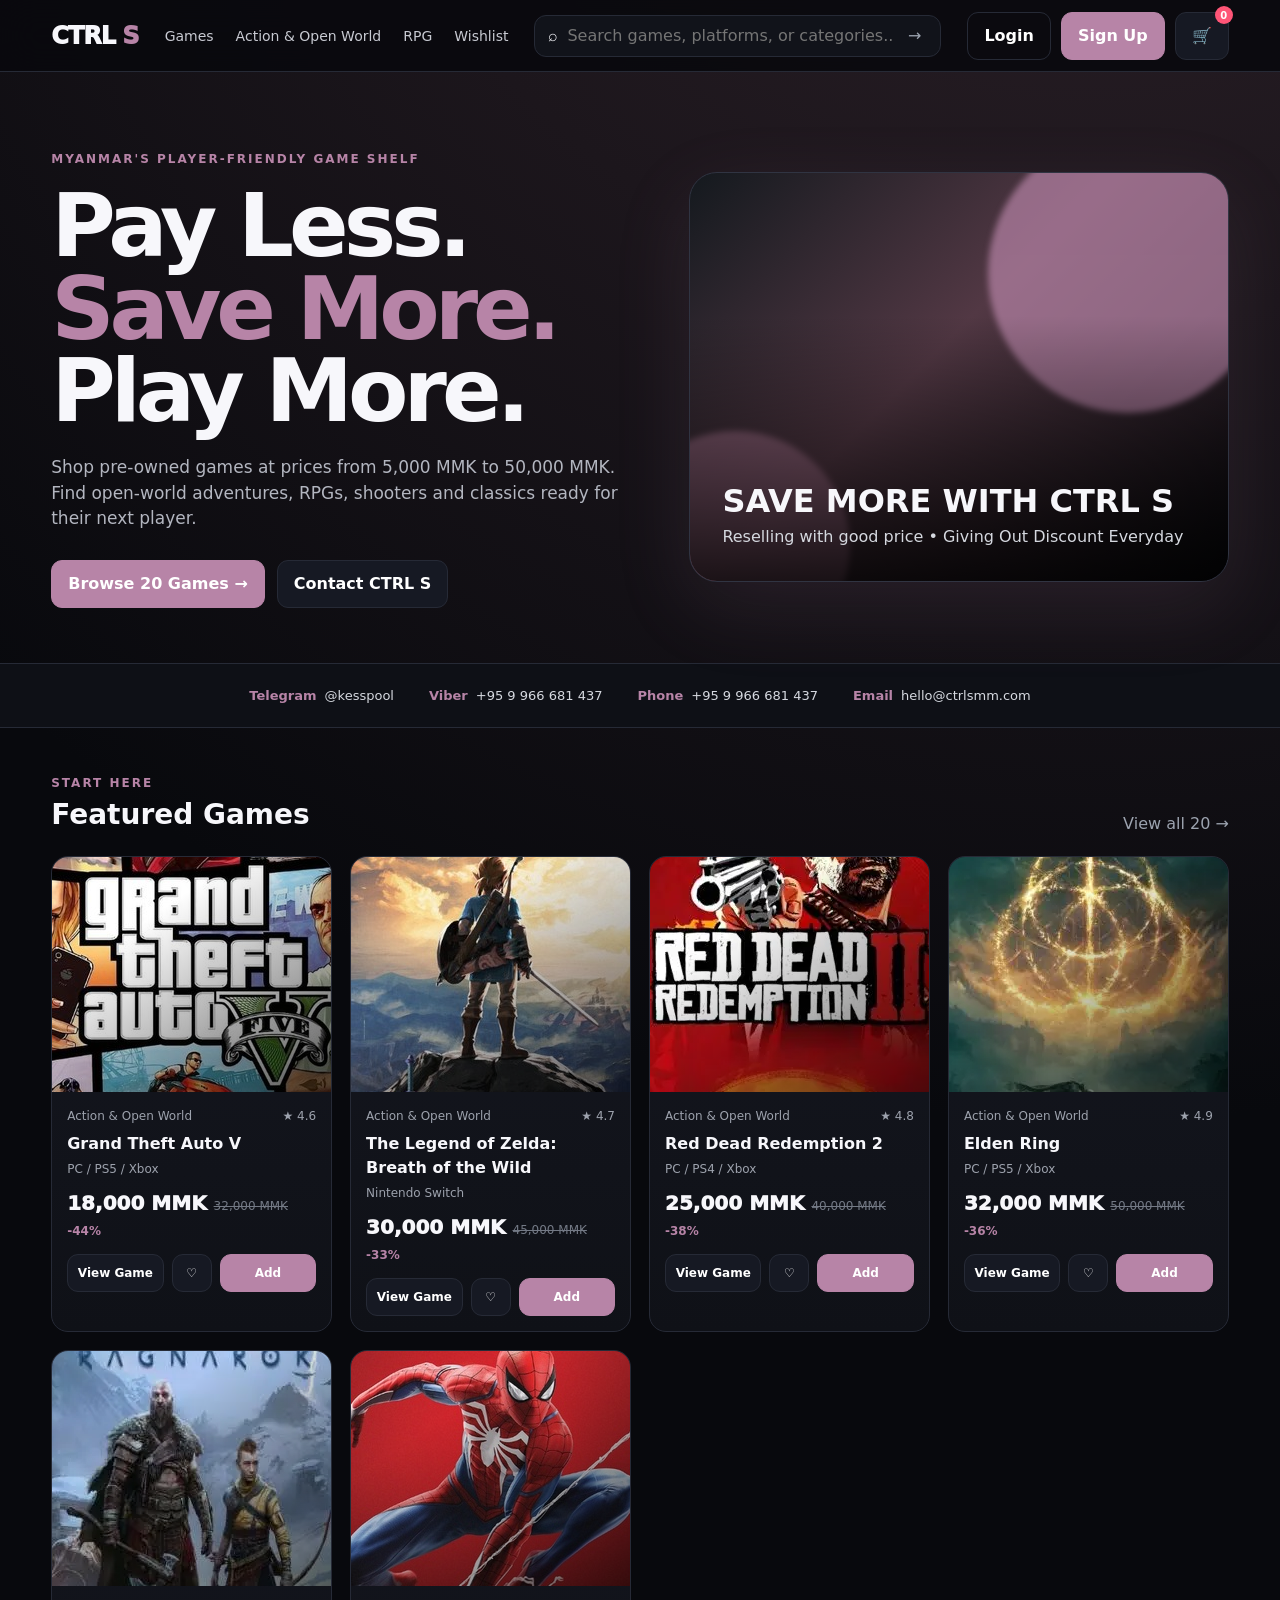
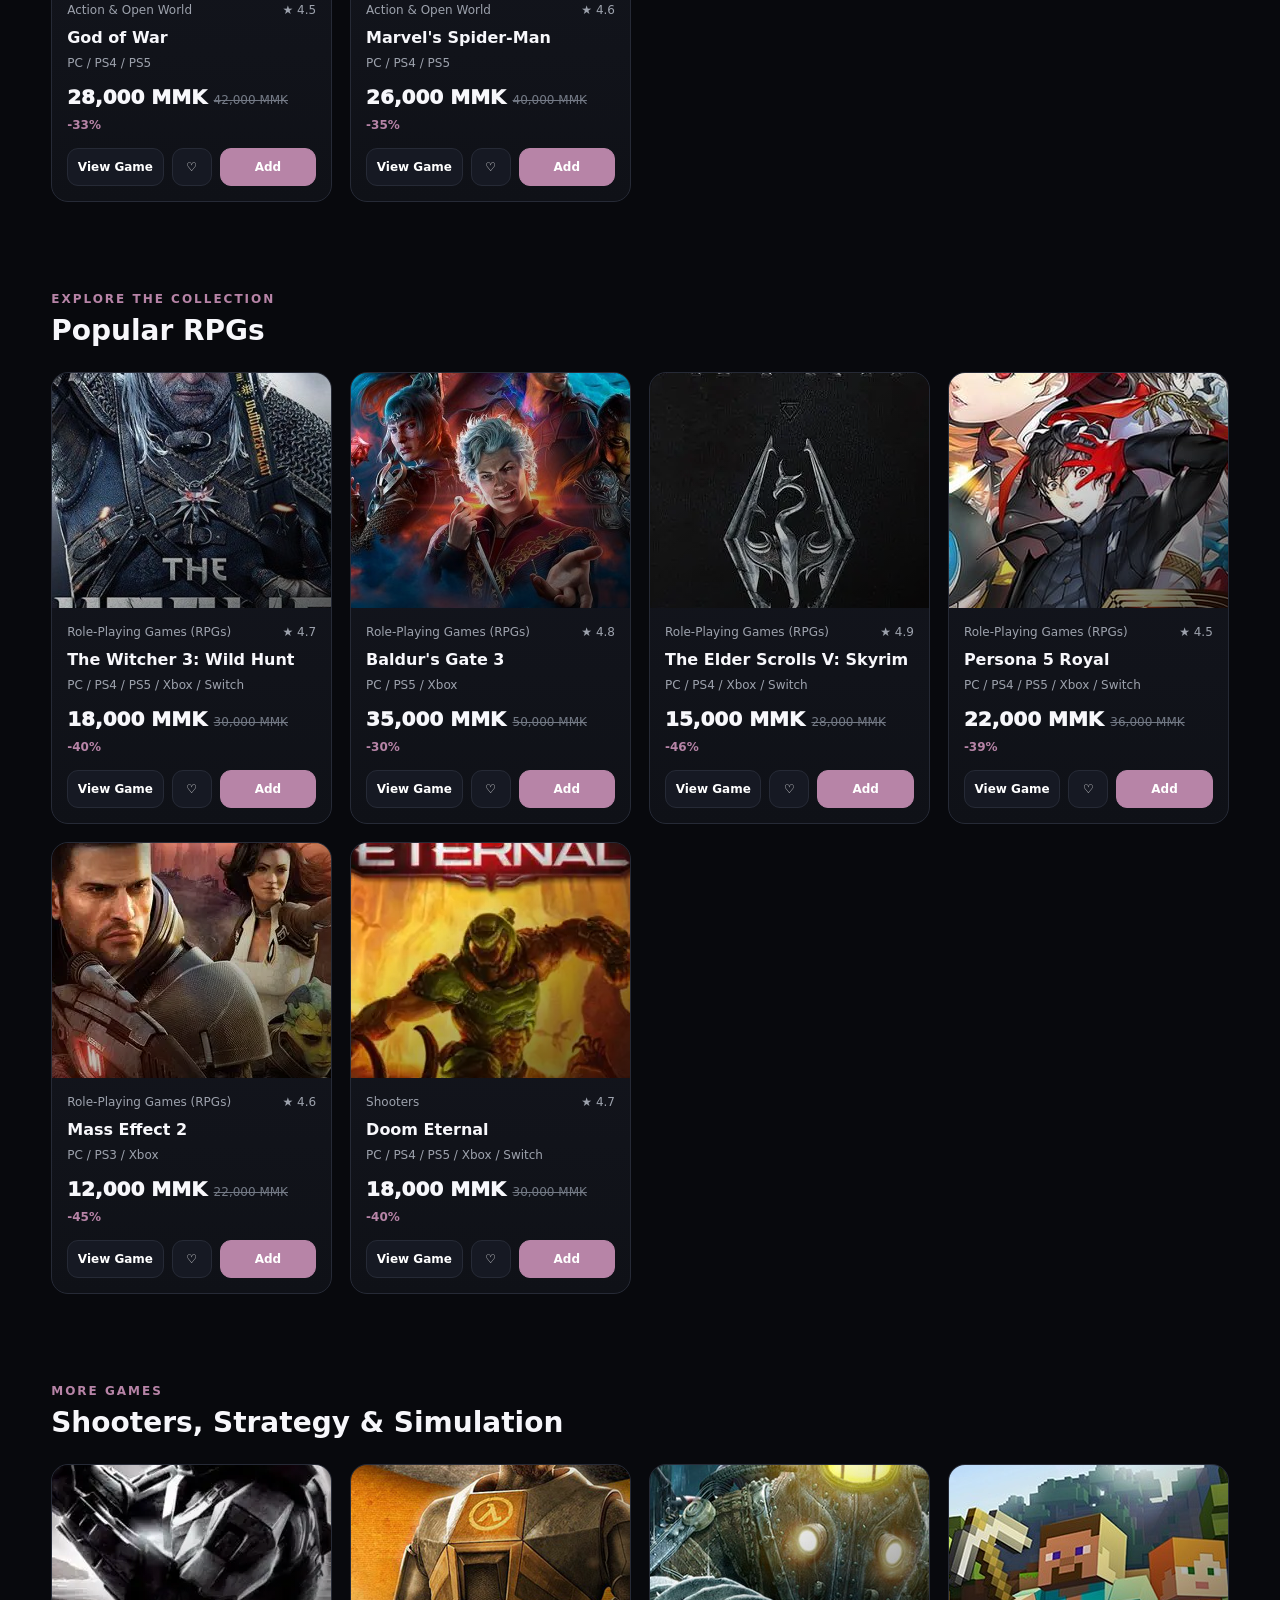
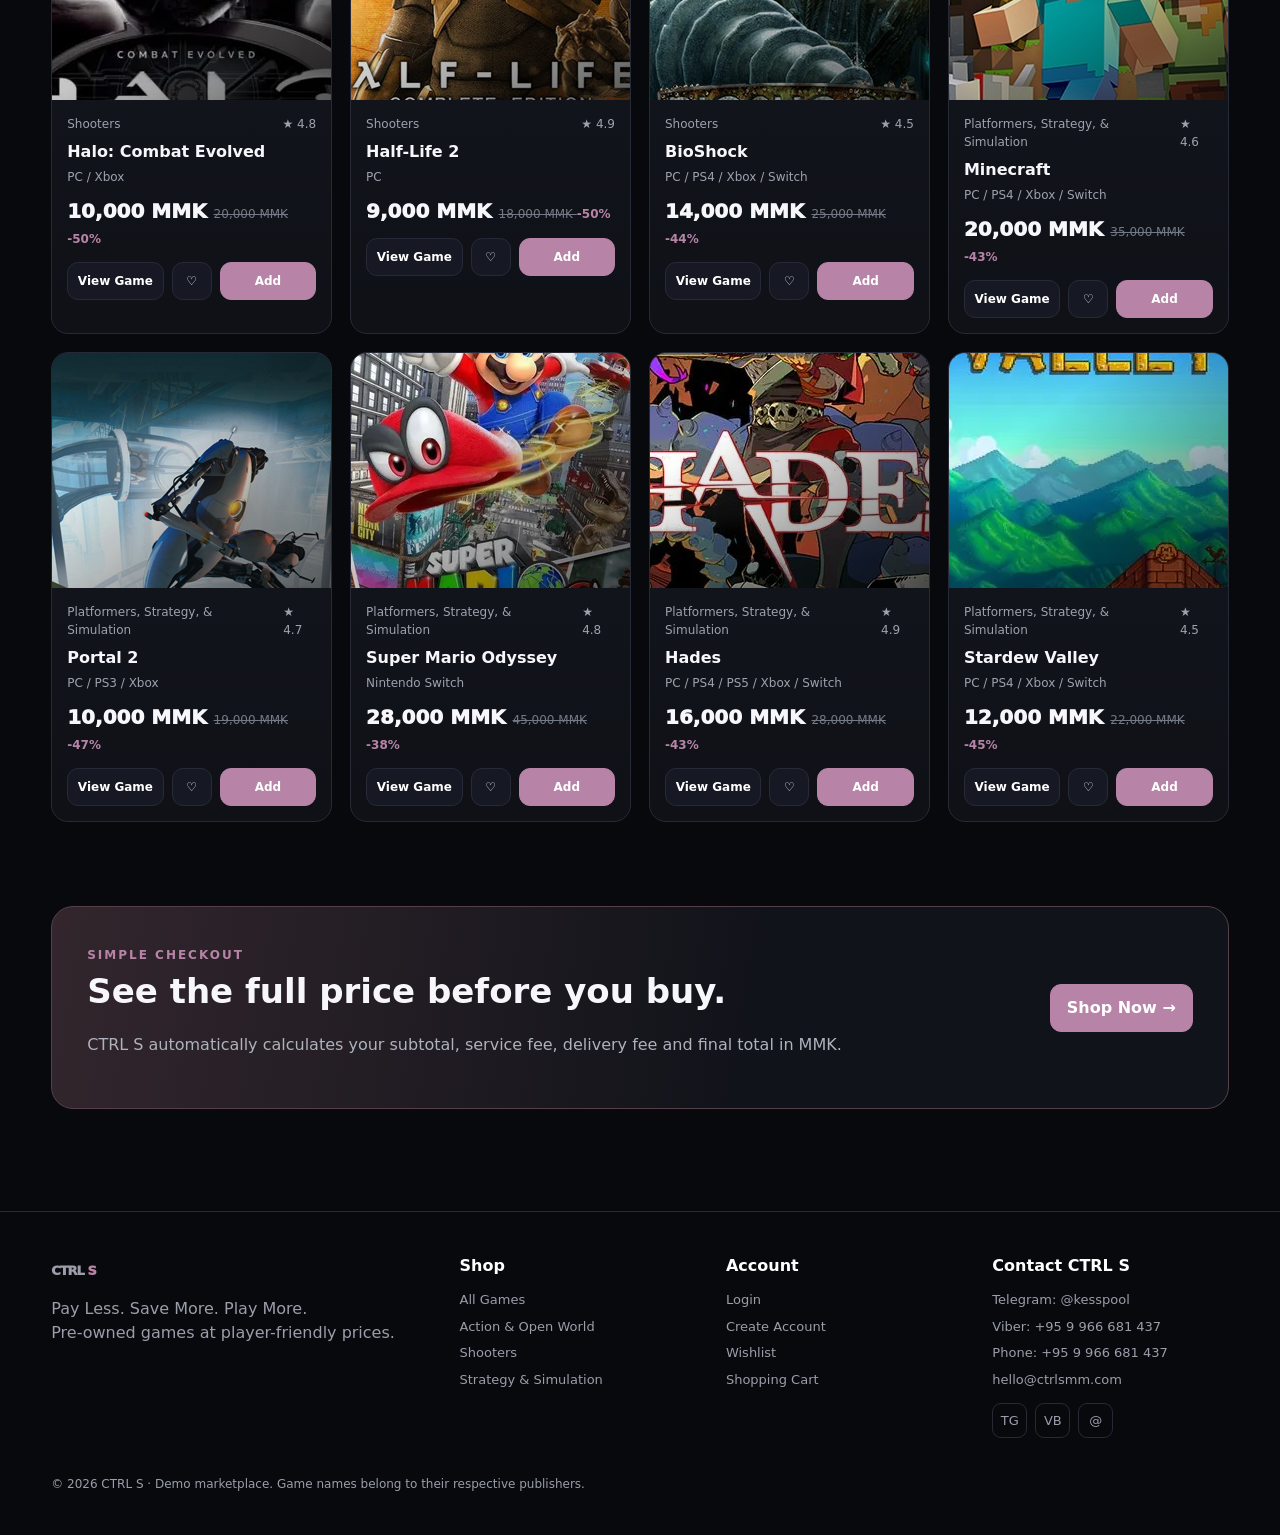
<file: index.html>
<!doctype html>
<html lang="en">

<head>
    <meta charset="utf-8">
    <meta name="viewport" content="width=device-width, initial-scale=1">

    <title>Home · CTRL S</title>

    <link rel="stylesheet" href="style.css">
</head>

<body>

    <!-- ============================== -->
    <!-- Header -->
    <!-- ============================== -->

    <header class="topbar">

        <div class="container nav">

            <a class="logo" href="index.html">
                CTRL <span>S</span>
            </a>

            <button class="mobile-toggle">
                ☰
            </button>

            <nav class="navlinks" id="navlinks">

                <a href="marketplace.html">
                    Games
                </a>

                <a href="marketplace.html?category=Action%20%26%20Open%20World">
                    Action & Open World
                </a>

                <a href="marketplace.html?category=Role-Playing%20Games%20%28RPGs%29">
                    RPG
                </a>

                <a href="profile.html">
                    Wishlist
                </a>

            </nav>

            <form
                class="search"
                action="marketplace.html"
            >

                <span>
                    ⌕
                </span>

                <input
                    name="q"
                    placeholder="Search games, platforms, or categories..."
                >

                <button>
                    →
                </button>

            </form>

            <div class="actions">

                <a
                    class="btn ghost"
                    href="login.html"
                >
                    Login
                </a>

                <a
                    class="btn primary"
                    href="signup.html"
                >
                    Sign Up
                </a>

                <a
                    class="btn cartbtn"
                    href="cart.html"
                >
                    🛒
                    <span class="badge cart-count">
                        0
                    </span>
                </a>

            </div>

        </div>

    </header>


    <!-- ============================== -->
    <!-- Main -->
    <!-- ============================== -->

    <main>

        <!-- Hero -->

        <section class="hero">

            <div class="container hero-grid">

                <div>

                    <span class="eyebrow">
                        Myanmar's player-friendly game shelf
                    </span>

                    <h1>
                        Pay Less.
                        <br>

                        <span style="color:var(--accent)">
                            Save More.
                        </span>

                        <br>

                        Play More.
                    </h1>

                    <p>
                        Shop pre-owned games at prices from
                        5,000 MMK to 50,000 MMK. Find
                        open-world adventures, RPGs, shooters
                        and classics ready for their next player.
                    </p>

                    <div class="hero-actions">

                        <a
                            class="btn primary"
                            href="marketplace.html"
                        >
                            Browse 20 Games →
                        </a>

                        <a
                            class="btn"
                            href="#contact"
                        >
                            Contact CTRL S
                        </a>

                    </div>

                </div>


                <div class="hero-art">

                    <div class="hero-copy">

                        <strong>
                            SAVE MORE WITH CTRL S
                        </strong>

                        <span>
                            Reselling with good price • Giving Out Discount Everyday 
                        </span>

                    </div>

                </div>

            </div>

        </section>


        <!-- ============================== -->
        <!-- Contact -->
        <!-- ============================== -->

        <section
            class="contact-strip"
            id="contact"
        >

            <div class="container contact-items">

                <div class="contact-item">
                    
                    <b>Telegram</b>
                    @kesspool
                </div>

                <div class="contact-item">
                    
                    <b>Viber</b>
                    +95 9 966 681 437
                </div>

                <div class="contact-item">
                    
                    <b>Phone</b>
                     +95 9 966 681 437
                </div>

                <div class="contact-item">
                    
                    <b>Email</b>
                    hello@ctrlsmm.com
                </div>

            </div>

        </section>


        <!-- ============================== -->
        <!-- Featured Games -->
        <!-- ============================== -->

        <section class="section">

            <div class="container">

                <div class="section-head">

                    <div>

                        <span class="eyebrow">
                            Start here
                        </span>

                        <h2>
                            Featured Games
                        </h2>

                    </div>

                    <a
                        class="muted"
                        href="marketplace.html"
                    >
                        View all 20 →
                    </a>

                </div>

                <!-- JavaScript puts game cards here -->

                <div
                    id="featured"
                    class="grid"
                ></div>

            </div>

        </section>


        <!-- ============================== -->
        <!-- Popular RPGs -->
        <!-- ============================== -->

        <section class="section">

            <div class="container">

                <div class="section-head">

                    <div>

                        <span class="eyebrow">
                            Explore the collection
                        </span>

                        <h2>
                            Popular RPGs
                        </h2>

                    </div>

                </div>

                <!-- JavaScript puts game cards here -->

                <div
                    id="popular"
                    class="grid"
                ></div>

            </div>

        </section>


        <!-- ============================== -->
        <!-- More Games -->
        <!-- ============================== -->

        <section class="section">

            <div class="container">

                <div class="section-head">

                    <div>

                        <span class="eyebrow">
                            More games
                        </span>

                        <h2>
                            Shooters, Strategy & Simulation
                        </h2>

                    </div>

                </div>

                <!-- JavaScript puts game cards here -->

                <div
                    id="recent"
                    class="grid"
                ></div>

            </div>

        </section>


        <!-- ============================== -->
        <!-- Promo -->
        <!-- ============================== -->

        <section class="section">

            <div class="container">

                <div class="promo">

                    <div>

                        <span class="eyebrow">
                            Simple checkout
                        </span>

                        <h2>
                            See the full price before you buy.
                        </h2>

                        <p>
                            CTRL S automatically calculates your
                            subtotal, service fee, delivery fee
                            and final total in MMK.
                        </p>

                    </div>

                    <a
                        class="btn primary"
                        href="marketplace.html"
                    >
                        Shop Now →
                    </a>

                </div>

            </div>

        </section>

    </main>


    <!-- ============================== -->
    <!-- Toast -->
    <!-- ============================== -->

    <div
        id="toast"
        class="toast"
    ></div>


    <!-- ============================== -->
    <!-- Footer -->
    <!-- ============================== -->

    <footer class="footer">

        <div class="container footer-grid">

            <!-- Footer Brand -->

            <div>

                <a
                    class="logo"
                    href="index.html"
                >
                    CTRL <span>S</span>
                </a>

                <p>
                    Pay Less. Save More. Play More.
                    <br>
                    Pre-owned games at player-friendly prices.
                </p>

            </div>


            <!-- Shop -->

            <div>

                <h4>
                    Shop
                </h4>

                <a href="marketplace.html">
                    All Games
                </a>

                <a href="marketplace.html?category=Action%20%26%20Open%20World">
                    Action & Open World
                </a>

                <a href="marketplace.html?category=Shooters">
                    Shooters
                </a>

                <a href="marketplace.html?category=Platformers%2C%20Strategy%2C%20%26%20Simulation">
                    Strategy & Simulation
                </a>

            </div>


            <!-- Account -->

            <div>

                <h4>
                    Account
                </h4>

                <a href="login.html">
                    Login
                </a>

                <a href="signup.html">
                    Create Account
                </a>

                <a href="profile.html">
                    Wishlist
                </a>

                <a href="cart.html">
                    Shopping Cart
                </a>

            </div>


             <!-- Contact -->
            <div>

                <h4>Contact CTRL S</h4>

                <a
                    href="https://t.me/kesspool"
                    target="_blank"
                >
                    Telegram: @kesspool
                </a>

                <a href="viber://chat?number=%2B959966681437">
                    Viber: +95 9 966 681 437
                </a>

                <a href="tel:+959966681437">
                    Phone: +95 9 966 681 437
                </a>

                <a href="mailto:hello@ctrlsmm.com">
                    hello@ctrlsmm.com
                </a>


                <div class="socials">

                    <a href="https://t.me/kesspool">
                        TG
                    </a>

                    <a href="viber://chat?number=%2B959966681437">
                        VB
                    </a>

                    <a href="mailto:hello@ctrlsmm.com">
                        @
                    </a>

                </div>

            </div>

        </div>


        <!-- Copyright -->

        <div
            class="container"
            style="margin-top:30px;font-size:12px"
        >
            © 2026 CTRL S · Demo marketplace.
            Game names belong to their respective publishers.
        </div>

    </footer>


    <!-- ============================== -->
    <!-- JavaScript -->
    <!-- ============================== -->

    <script src="products.js"></script>
    <script src="main.js"></script>

</body>

</html>
</file>
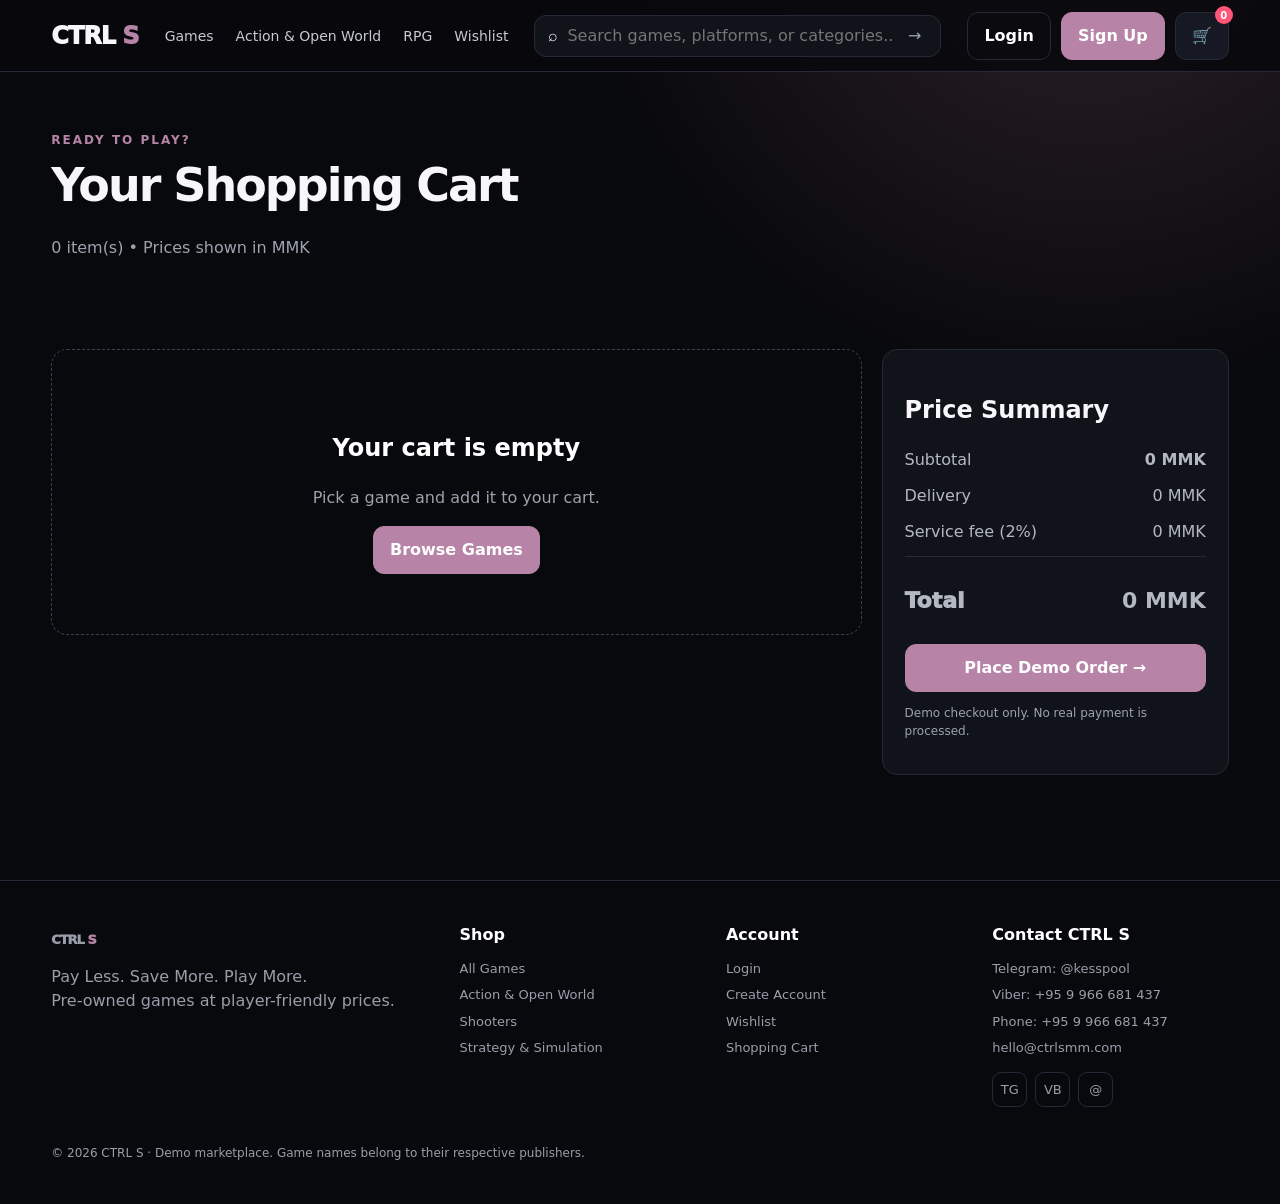
<file: cart.html>
<!doctype html>
<html lang="en">

<head>
    <meta charset="utf-8">

    <meta
        name="viewport"
        content="width=device-width, initial-scale=1"
    >

    <title>Cart · CTRL S</title>

    <link rel="stylesheet" href="style.css">
</head>

<body>

    <!-- ==================== HEADER ==================== -->
    <header class="topbar">
        <div class="container nav">

            <a class="logo" href="index.html">
                CTRL <span>S</span>
            </a>

            <button class="mobile-toggle">
                ☰
            </button>

            <nav class="navlinks" id="navlinks">

                <a href="marketplace.html">
                    Games
                </a>

                <a href="marketplace.html?category=Action%20%26%20Open%20World">
                    Action & Open World
                </a>

                <a href="marketplace.html?category=Role-Playing%20Games%20%28RPGs%29">
                    RPG
                </a>

                <a href="profile.html">
                    Wishlist
                </a>

            </nav>


            <!-- Search -->
            <form
                class="search"
                action="marketplace.html"
            >

                <span>⌕</span>

                <input
                    name="q"
                    placeholder="Search games, platforms, or categories..."
                >

                <button>
                    →
                </button>

            </form>


            <!-- Account Actions -->
            <div class="actions">

                <a
                    class="btn ghost"
                    href="login.html"
                >
                    Login
                </a>

                <a
                    class="btn primary"
                    href="signup.html"
                >
                    Sign Up
                </a>

                <a
                    class="btn cartbtn"
                    href="cart.html"
                >
                    🛒
                    <span class="badge cart-count">
                        0
                    </span>
                </a>

            </div>

        </div>
    </header>


    <!-- ==================== MAIN ==================== -->
    <main>

        <!-- ==================== PAGE HEADER ==================== -->
        <section class="container page-head">

            <span class="eyebrow">
                Ready to play?
            </span>

            <h1>
                Your Shopping Cart
            </h1>

            <p class="muted">
                <span id="itemCount">0</span>
                item(s) • Prices shown in MMK
            </p>

        </section>


        <!-- ==================== CART CONTENT ==================== -->
        <section class="container cart-layout">

            <!-- Cart Items -->
            <div id="cartItems">
            </div>


            <!-- Price Summary -->
            <aside class="summary">

                <h2>
                    Price Summary
                </h2>


                <div class="summary-row">

                    <span>
                        Subtotal
                    </span>

                    <b id="subtotal">
                        0 MMK
                    </b>

                </div>


                <div class="summary-row">

                    <span>
                        Delivery
                    </span>

                    <span id="delivery">
                        0 MMK
                    </span>

                </div>


                <div class="summary-row">

                    <span>
                        Service fee (2%)
                    </span>

                    <span id="service">
                        0 MMK
                    </span>

                </div>


                <!-- Total -->
                <div class="summary-total">

                    <div class="summary-row">

                        <span>
                            Total
                        </span>

                        <b id="total">
                            0 MMK
                        </b>

                    </div>

                </div>


                <!-- Checkout -->
                <button
                    id="checkout"
                    class="btn primary"
                    style="width:100%;margin-top:15px"
                >
                    Place Demo Order →
                </button>


                <p
                    class="muted"
                    style="font-size:12px"
                >
                    Demo checkout only.
                    No real payment is processed.
                </p>

            </aside>

        </section>

    </main>


    <!-- ==================== TOAST ==================== -->
    <div
        id="toast"
        class="toast"
    ></div>


    <!-- ==================== FOOTER ==================== -->
    <footer class="footer">

        <div class="container footer-grid">

            <!-- Brand -->
            <div>

                <a
                    class="logo"
                    href="index.html"
                >
                    CTRL <span>S</span>
                </a>

                <p>
                    Pay Less. Save More. Play More.<br>
                    Pre-owned games at player-friendly prices.
                </p>

            </div>


            <!-- Shop -->
            <div>

                <h4>
                    Shop
                </h4>

                <a href="marketplace.html">
                    All Games
                </a>

                <a href="marketplace.html?category=Action%20%26%20Open%20World">
                    Action & Open World
                </a>

                <a href="marketplace.html?category=Shooters">
                    Shooters
                </a>

                <a href="marketplace.html?category=Platformers%2C%20Strategy%2C%20%26%20Simulation">
                    Strategy & Simulation
                </a>

            </div>


            <!-- Account -->
            <div>

                <h4>
                    Account
                </h4>

                <a href="login.html">
                    Login
                </a>

                <a href="signup.html">
                    Create Account
                </a>

                <a href="profile.html">
                    Wishlist
                </a>

                <a href="cart.html">
                    Shopping Cart
                </a>

            </div>


             <!-- Contact -->
            <div>

                <h4>Contact CTRL S</h4>

                <a
                    href="https://t.me/kesspool"
                    target="_blank"
                >
                    Telegram: @kesspool
                </a>

                <a href="viber://chat?number=%2B959966681437">
                    Viber: +95 9 966 681 437
                </a>

                <a href="tel:+959966681437">
                    Phone: +95 9 966 681 437
                </a>

                <a href="mailto:hello@ctrlsmm.com">
                    hello@ctrlsmm.com
                </a>


                <div class="socials">

                    <a href="https://t.me/kesspool">
                        TG
                    </a>

                    <a href="viber://chat?number=%2B959966681437">
                        VB
                    </a>

                    <a href="mailto:hello@ctrlsmm.com">
                        @
                    </a>

                </div>

            </div>

        </div>


        <!-- Copyright -->
        <div
            class="container"
            style="margin-top:30px;font-size:12px"
        >
            © 2026 CTRL S · Demo marketplace.
            Game names belong to their respective publishers.
        </div>

    </footer>


    <!-- ==================== JAVASCRIPT ==================== -->
    <script src="products.js"></script>
    <script src="main.js"></script>
</body>

</html>
</file>
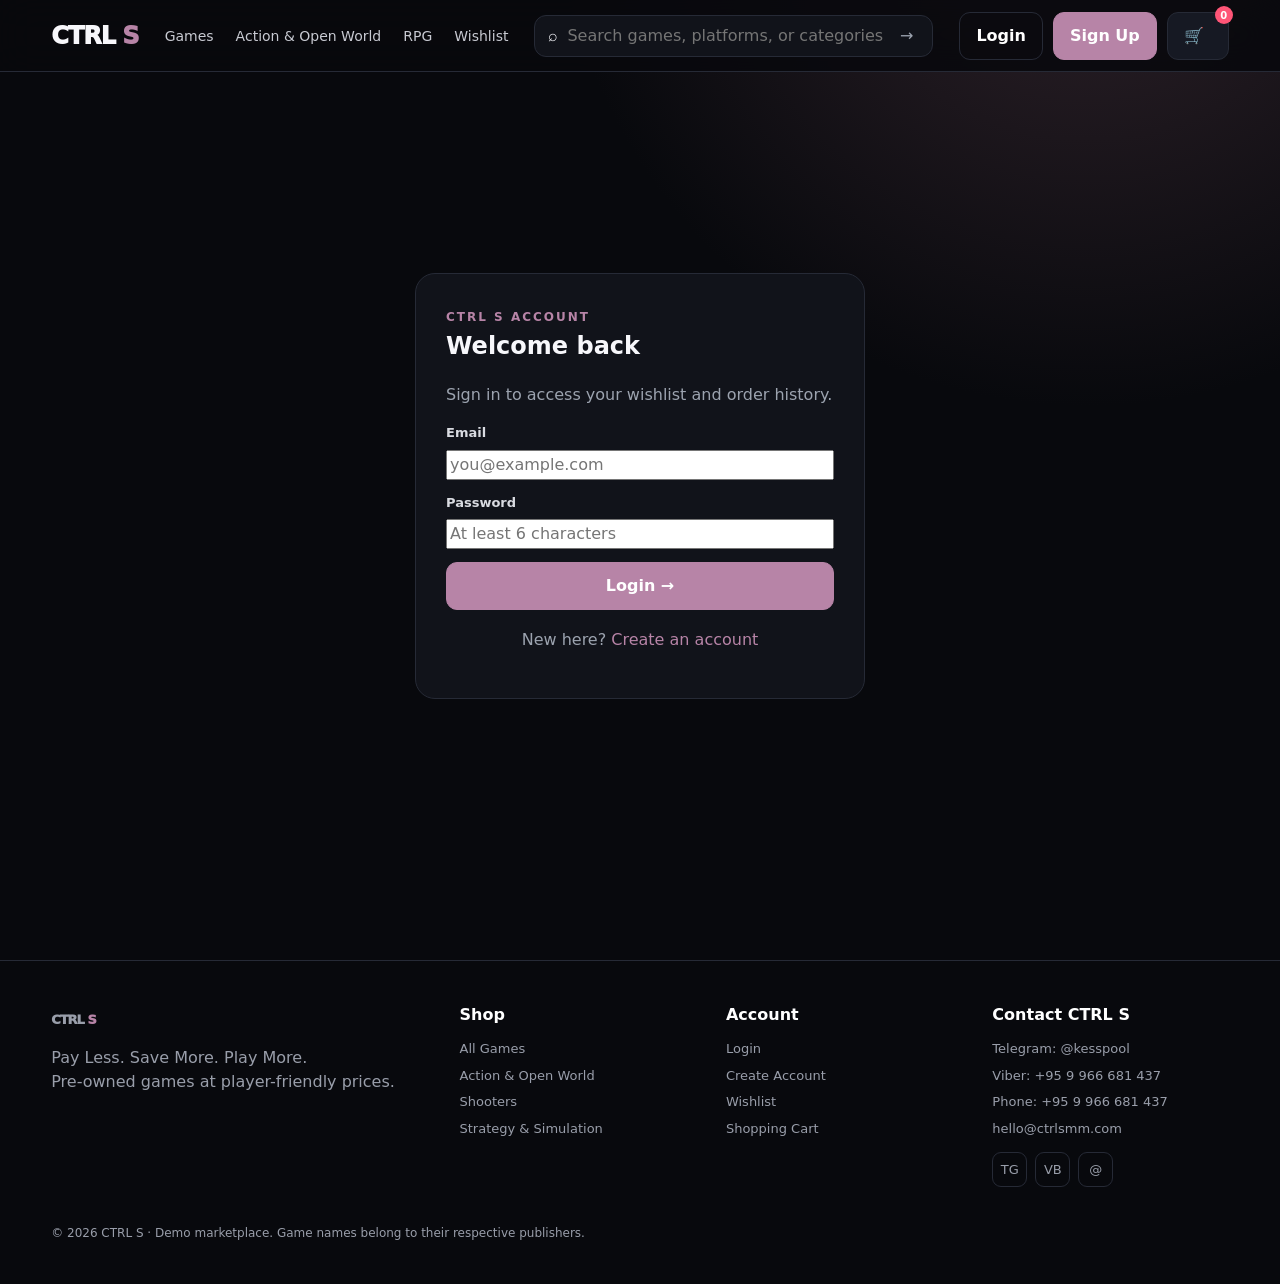
<file: login.html>
<!doctype html>
<html lang="en">
<head>
  <meta charset="utf-8">
  <meta name="viewport" content="width=device-width,initial-scale=1">
  <title>Login · CTRL S</title>
  <link rel="stylesheet" href="style.css">
</head>

<body>

  <header class="topbar">
    <div class="container nav">
      <a class="logo" href="index.html">CTRL <span>S</span></a>

      <button class="mobile-toggle">☰</button>

      <nav class="navlinks" id="navlinks">
        <a href="marketplace.html">Games</a>
        <a href="marketplace.html?category=Action%20%26%20Open%20World">Action & Open World</a>
        <a href="marketplace.html?category=Role-Playing%20Games%20%28RPGs%29">RPG</a>
        <a href="profile.html">Wishlist</a>
      </nav>

      <form class="search" action="marketplace.html">
        <span>⌕</span>
        <input name="q" placeholder="Search games, platforms, or categories...">
        <button>→</button>
      </form>

      <div class="actions">
        <a class="btn ghost" href="login.html">Login</a>
        <a class="btn primary" href="signup.html">Sign Up</a>
        <a class="btn cartbtn" href="cart.html">
          🛒<span class="badge cart-count">0</span>
        </a>
      </div>
    </div>
  </header>

  <main>
    <section class="auth">
      <div class="auth-box">
        <span class="eyebrow">CTRL S account</span>

        <h1>Welcome back</h1>

        <p class="muted">
          Sign in to access your wishlist and order history.
        </p>

        <form id="authForm">
          <div class="field">
            <label>Email</label>
            <input
              id="email"
              type="email"
              required
              placeholder="you@example.com"
            >
          </div>

          <div class="field">
            <label>Password</label>
            <input
              id="password"
              type="password"
              minlength="6"
              required
              placeholder="At least 6 characters"
            >
          </div>

          <button class="btn primary" type="submit">
            Login →
          </button>
        </form>

        <p class="muted" style="text-align:center;margin-top:18px">
          New here?
          <a href="signup.html" style="color:var(--accent)">
            Create an account
          </a>
        </p>
      </div>
    </section>
  </main>

  <div id="toast" class="toast"></div>

  <footer class="footer">
    <div class="container footer-grid">

      <div>
        <a class="logo" href="index.html">
          CTRL <span>S</span>
        </a>

        <p>
          Pay Less. Save More. Play More.<br>
          Pre-owned games at player-friendly prices.
        </p>
      </div>

      <div>
        <h4>Shop</h4>
        <a href="marketplace.html">All Games</a>
        <a href="marketplace.html?category=Action%20%26%20Open%20World">
          Action & Open World
        </a>
        <a href="marketplace.html?category=Shooters">
          Shooters
        </a>
        <a href="marketplace.html?category=Platformers%2C%20Strategy%2C%20%26%20Simulation">
          Strategy & Simulation
        </a>
      </div>

      <div>
        <h4>Account</h4>
        <a href="login.html">Login</a>
        <a href="signup.html">Create Account</a>
        <a href="profile.html">Wishlist</a>
        <a href="cart.html">Shopping Cart</a>
      </div>

      <div>
        <h4>Contact CTRL S</h4>

        <a href="https://t.me/kesspool" target="_blank">
          Telegram: @kesspool
        </a>

        <a href="viber://chat?number=%2B959966681437">
          Viber: +95 9 966 681 437
        </a>

        <a href="tel:+959966681437">
          Phone: +95 9 966 681 437
        </a>

        <a href="mailto:hello@ctrlsmm.com">
          hello@ctrlsmm.com
        </a>

        <div class="socials">
          <a href="https://t.me/kesspool">TG</a>
          <a href="viber://chat?number=%2B959966681437">VB</a>
          <a href="mailto:hello@ctrlsmm.com">@</a>
        </div>
      </div>

    </div>

    <div class="container" style="margin-top:30px;font-size:12px">
      © 2026 CTRL S · Demo marketplace. Game names belong to their respective publishers.
    </div>
  </footer>

  <script src="products.js"></script>
<script src="main.js"></script>

</body>
</html>
</file>
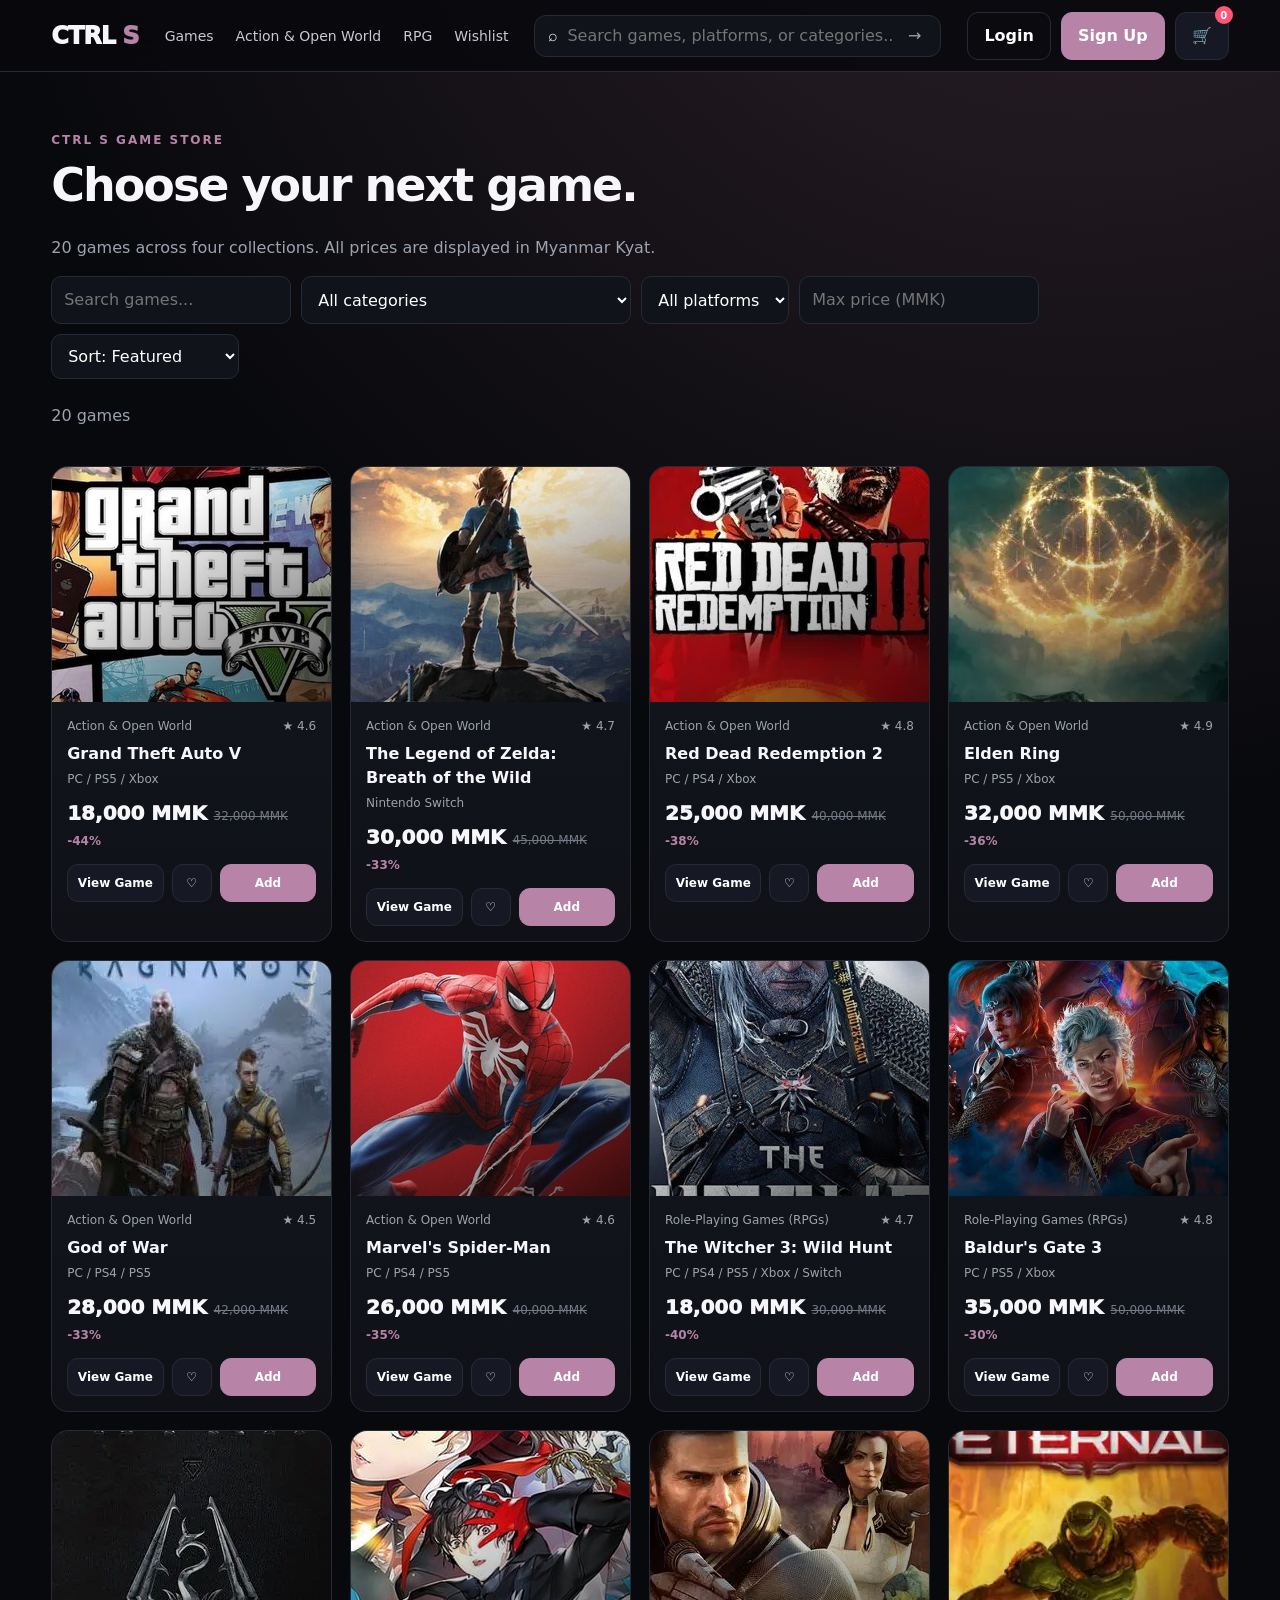
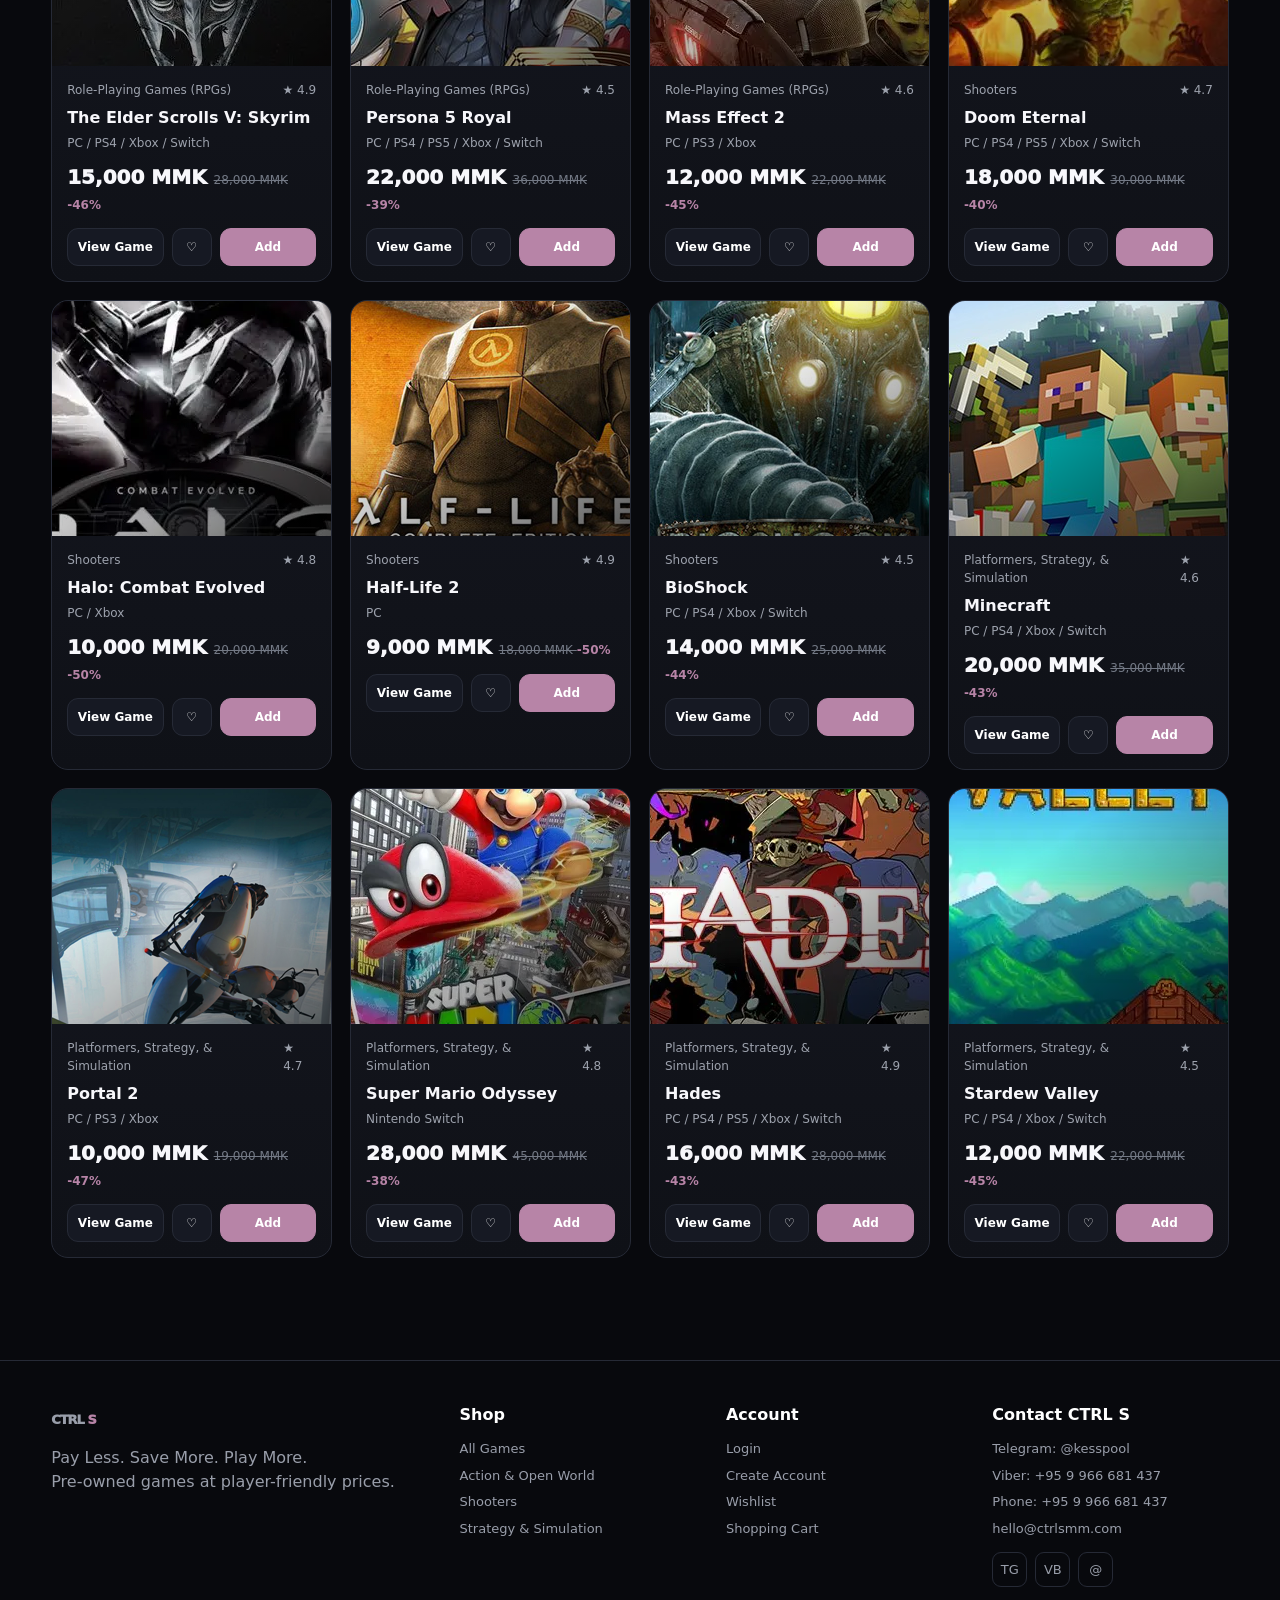
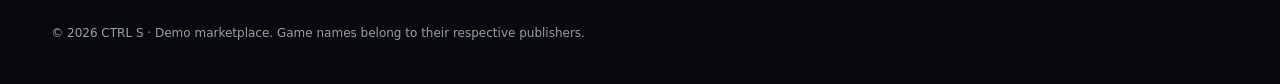
<file: marketplace.html>
<!doctype html>
<html lang="en">

<head>
    <meta charset="utf-8">
    <meta name="viewport" content="width=device-width, initial-scale=1">

    <title>Games · CTRL S</title>

    <link rel="stylesheet" href="style.css">
</head>

<body>

    <!-- ==================== HEADER ==================== -->
    <header class="topbar">
        <div class="container nav">

            <a class="logo" href="index.html">
                CTRL <span>S</span>
            </a>

            <button class="mobile-toggle">☰</button>

            <nav class="navlinks" id="navlinks">
                <a href="marketplace.html">Games</a>

                <a href="marketplace.html?category=Action%20%26%20Open%20World">
                    Action & Open World
                </a>

                <a href="marketplace.html?category=Role-Playing%20Games%20%28RPGs%29">
                    RPG
                </a>

                <a href="profile.html">
                    Wishlist
                </a>
            </nav>

            <form class="search" action="marketplace.html">
                <span>⌕</span>

                <input
                    name="q"
                    placeholder="Search games, platforms, or categories..."
                >

                <button>→</button>
            </form>

            <div class="actions">

                <a class="btn ghost" href="login.html">
                    Login
                </a>

                <a class="btn primary" href="signup.html">
                    Sign Up
                </a>

                <a class="btn cartbtn" href="cart.html">
                    🛒
                    <span class="badge cart-count">0</span>
                </a>

            </div>

        </div>
    </header>


    <!-- ==================== MAIN ==================== -->
    <main>

        <!-- ==================== PAGE HEADER ==================== -->
        <section class="page-head">
            <div class="container">

                <span class="eyebrow">
                    CTRL S game store
                </span>

                <h1>
                    Choose your next game.
                </h1>

                <p class="muted">
                    20 games across four collections.
                    All prices are displayed in Myanmar Kyat.
                </p>


                <!-- ==================== FILTERS ==================== -->
                <div class="filters">

                    <input
                        id="marketSearch"
                        placeholder="Search games..."
                    >

                    <select id="category">
                        <option value="">
                            All categories
                        </option>

                        <option>
                            Action & Open World
                        </option>

                        <option>
                            Role-Playing Games (RPGs)
                        </option>

                        <option>
                            Shooters
                        </option>

                        <option>
                            Platformers, Strategy, & Simulation
                        </option>
                    </select>


                    <select id="platform">
                        <option value="">
                            All platforms
                        </option>

                        <option>
                            PC
                        </option>

                        <option>
                            PS5
                        </option>

                        <option>
                            Xbox
                        </option>

                        <option>
                            Switch
                        </option>
                    </select>


                    <input
                        id="maxPrice"
                        type="number"
                        min="0"
                        placeholder="Max price (MMK)"
                    >


                    <select id="sort">

                        <option value="">
                            Sort: Featured
                        </option>

                        <option value="low">
                            Price: Low → High
                        </option>

                        <option value="high">
                            Price: High → Low
                        </option>

                        <option value="discount">
                            Biggest Saving
                        </option>

                    </select>

                </div>


                <!-- ==================== RESULT COUNT ==================== -->
                <div class="muted" id="resultCount">
                    20 games
                </div>

            </div>
        </section>


        <!-- ==================== GAME GRID ==================== -->
        <section
            class="section"
            style="padding-top:10px"
        >
            <div class="container">

                <div
                    id="marketGrid"
                    class="grid"
                ></div>

            </div>
        </section>

    </main>


    <!-- ==================== TOAST ==================== -->
    <div id="toast" class="toast"></div>


    <!-- ==================== FOOTER ==================== -->
    <footer class="footer">

        <div class="container footer-grid">

            <!-- Brand -->
            <div>

                <a class="logo" href="index.html">
                    CTRL <span>S</span>
                </a>

                <p>
                    Pay Less. Save More. Play More.<br>
                    Pre-owned games at player-friendly prices.
                </p>

            </div>


            <!-- Shop -->
            <div>

                <h4>Shop</h4>

                <a href="marketplace.html">
                    All Games
                </a>

                <a href="marketplace.html?category=Action%20%26%20Open%20World">
                    Action & Open World
                </a>

                <a href="marketplace.html?category=Shooters">
                    Shooters
                </a>

                <a href="marketplace.html?category=Platformers%2C%20Strategy%2C%20%26%20Simulation">
                    Strategy & Simulation
                </a>

            </div>


            <!-- Account -->
            <div>

                <h4>Account</h4>

                <a href="login.html">
                    Login
                </a>

                <a href="signup.html">
                    Create Account
                </a>

                <a href="profile.html">
                    Wishlist
                </a>

                <a href="cart.html">
                    Shopping Cart
                </a>

            </div>


             <!-- Contact -->
            <div>

                <h4>Contact CTRL S</h4>

                <a
                    href="https://t.me/kesspool"
                    target="_blank"
                >
                    Telegram: @kesspool
                </a>

                <a href="viber://chat?number=%2B959966681437">
                    Viber: +95 9 966 681 437
                </a>

                <a href="tel:+959966681437">
                    Phone: +95 9 966 681 437
                </a>

                <a href="mailto:hello@ctrlsmm.com">
                    hello@ctrlsmm.com
                </a>


                <div class="socials">

                    <a href="https://t.me/kesspool">
                        TG
                    </a>

                    <a href="viber://chat?number=%2B959966681437">
                        VB
                    </a>

                    <a href="mailto:hello@ctrlsmm.com">
                        @
                    </a>

                </div>

            </div>

        </div>


        <!-- Copyright -->
        <div
            class="container"
            style="margin-top:30px;font-size:12px"
        >
            © 2026 CTRL S · Demo marketplace.
            Game names belong to their respective publishers.
        </div>

    </footer>


    <!-- ==================== JAVASCRIPT ==================== -->
    <script src="products.js"></script>
<script src="main.js"></script>
</body>

</html>
</file>
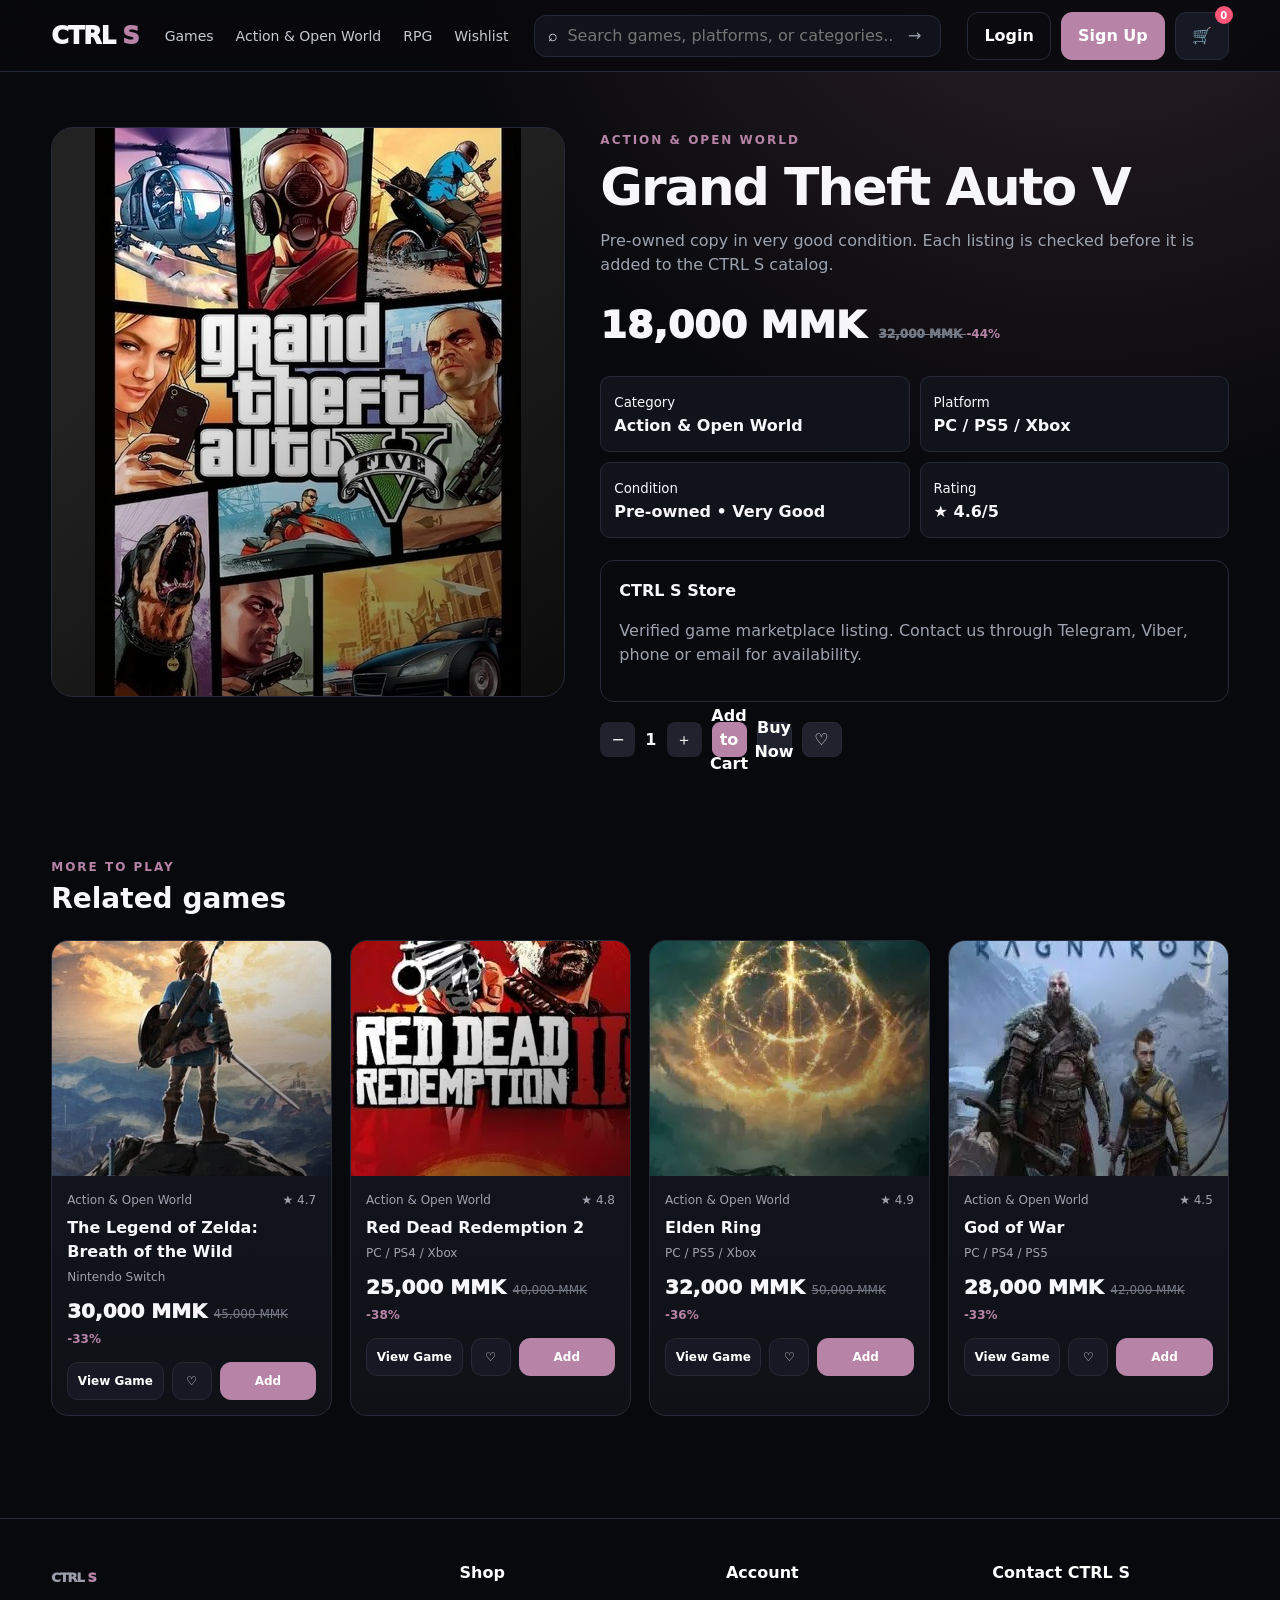
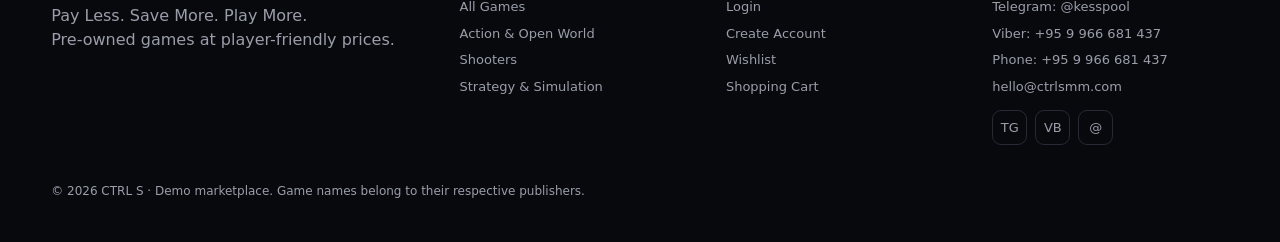
<file: product.html>
<!doctype html>
<html lang="en">

<head>
    <meta charset="utf-8">
    <meta
        name="viewport"
        content="width=device-width, initial-scale=1"
    >

    <title>Game Details · CTRL S</title>

    <link rel="stylesheet" href="style.css">
</head>

<body>

    <!-- ==================== HEADER ==================== -->
    <header class="topbar">
        <div class="container nav">

            <a class="logo" href="index.html">
                CTRL <span>S</span>
            </a>

            <button class="mobile-toggle">☰</button>

            <nav class="navlinks" id="navlinks">

                <a href="marketplace.html">
                    Games
                </a>

                <a href="marketplace.html?category=Action%20%26%20Open%20World">
                    Action & Open World
                </a>

                <a href="marketplace.html?category=Role-Playing%20Games%20%28RPGs%29">
                    RPG
                </a>

                <a href="profile.html">
                    Wishlist
                </a>

            </nav>


            <!-- Search -->
            <form
                class="search"
                action="marketplace.html"
            >

                <span>⌕</span>

                <input
                    name="q"
                    placeholder="Search games, platforms, or categories..."
                >

                <button>→</button>

            </form>


            <!-- Account Actions -->
            <div class="actions">

                <a
                    class="btn ghost"
                    href="login.html"
                >
                    Login
                </a>

                <a
                    class="btn primary"
                    href="signup.html"
                >
                    Sign Up
                </a>

                <a
                    class="btn cartbtn"
                    href="cart.html"
                >
                    🛒
                    <span class="badge cart-count">0</span>
                </a>

            </div>

        </div>
    </header>


    <!-- ==================== MAIN CONTENT ==================== -->
    <main>

        <div
            class="container"
            id="product"
        ></div>

    </main>


    <!-- ==================== TOAST ==================== -->
    <div
        id="toast"
        class="toast"
    ></div>


    <!-- ==================== FOOTER ==================== -->
    <footer class="footer">

        <div class="container footer-grid">

            <!-- Brand -->
            <div>

                <a
                    class="logo"
                    href="index.html"
                >
                    CTRL <span>S</span>
                </a>

                <p>
                    Pay Less. Save More. Play More.<br>
                    Pre-owned games at player-friendly prices.
                </p>

            </div>


            <!-- Shop -->
            <div>

                <h4>Shop</h4>

                <a href="marketplace.html">
                    All Games
                </a>

                <a href="marketplace.html?category=Action%20%26%20Open%20World">
                    Action & Open World
                </a>

                <a href="marketplace.html?category=Shooters">
                    Shooters
                </a>

                <a href="marketplace.html?category=Platformers%2C%20Strategy%2C%20%26%20Simulation">
                    Strategy & Simulation
                </a>

            </div>


            <!-- Account -->
            <div>

                <h4>Account</h4>

                <a href="login.html">
                    Login
                </a>

                <a href="signup.html">
                    Create Account
                </a>

                <a href="profile.html">
                    Wishlist
                </a>

                <a href="cart.html">
                    Shopping Cart
                </a>

            </div>


             <!-- Contact -->
            <div>

                <h4>Contact CTRL S</h4>

                <a
                    href="https://t.me/kesspool"
                    target="_blank"
                >
                    Telegram: @kesspool
                </a>

                <a href="viber://chat?number=%2B959966681437">
                    Viber: +95 9 966 681 437
                </a>

                <a href="tel:+959966681437">
                    Phone: +95 9 966 681 437
                </a>

                <a href="mailto:hello@ctrlsmm.com">
                    hello@ctrlsmm.com
                </a>


                <div class="socials">

                    <a href="https://t.me/kesspool">
                        TG
                    </a>

                    <a href="viber://chat?number=%2B959966681437">
                        VB
                    </a>

                    <a href="mailto:hello@ctrlsmm.com">
                        @
                    </a>

                </div>

            </div>

        </div>


        <!-- Copyright -->
        <div
            class="container"
            style="margin-top:30px;font-size:12px"
        >
            © 2026 CTRL S · Demo marketplace.
            Game names belong to their respective publishers.
        </div>

    </footer>


    <!-- ==================== JAVASCRIPT ==================== -->
    <script src="products.js"></script>
<script src="main.js"></script>
</body>

</html>
</file>
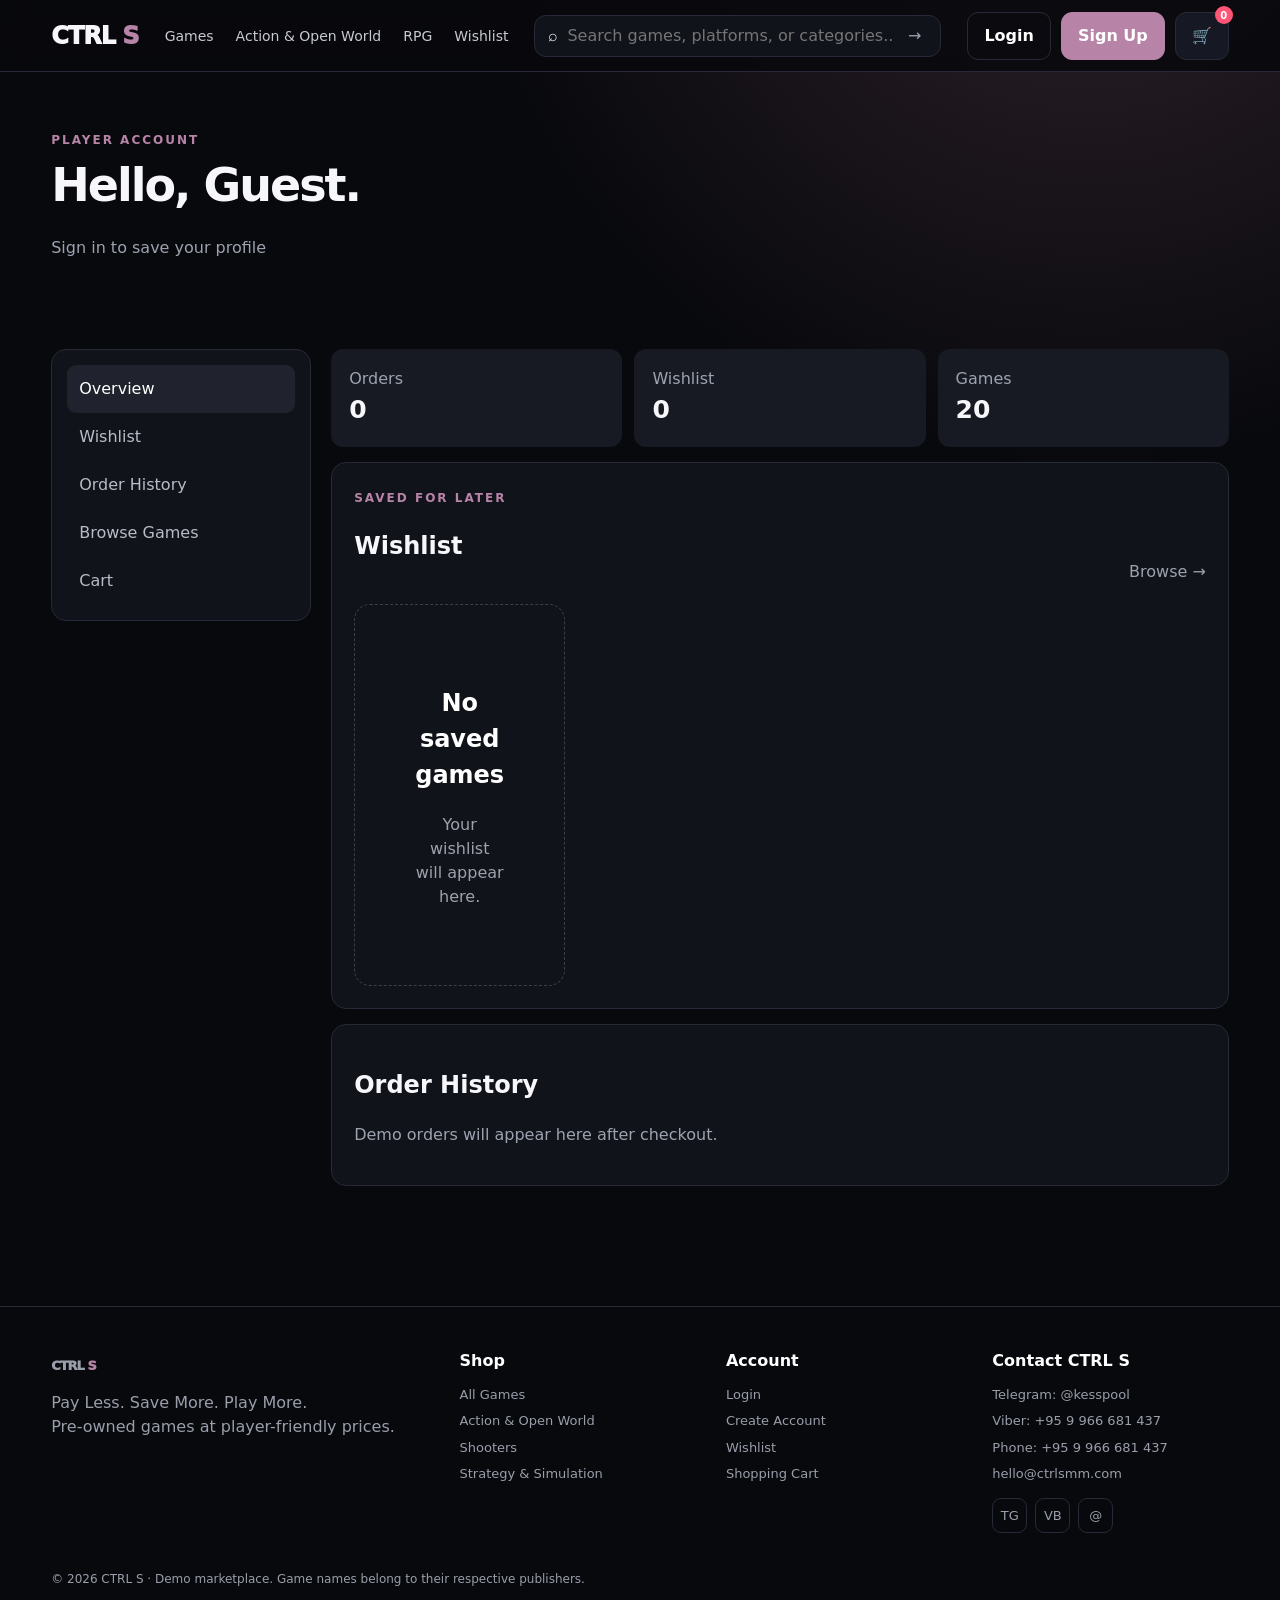
<file: profile.html>
<!doctype html>
<html lang="en">

<head>
    <meta charset="utf-8">

    <meta
        name="viewport"
        content="width=device-width, initial-scale=1"
    >

    <title>Profile · CTRL S</title>

    <link rel="stylesheet" href="style.css">
</head>

<body>

    <!-- ==================== HEADER ==================== -->
    <header class="topbar">
        <div class="container nav">

            <a class="logo" href="index.html">
                CTRL <span>S</span>
            </a>

            <button class="mobile-toggle">
                ☰
            </button>

            <nav class="navlinks" id="navlinks">

                <a href="marketplace.html">
                    Games
                </a>

                <a href="marketplace.html?category=Action%20%26%20Open%20World">
                    Action & Open World
                </a>

                <a href="marketplace.html?category=Role-Playing%20Games%20%28RPGs%29">
                    RPG
                </a>

                <a href="profile.html">
                    Wishlist
                </a>

            </nav>


            <!-- Search -->
            <form
                class="search"
                action="marketplace.html"
            >

                <span>⌕</span>

                <input
                    name="q"
                    placeholder="Search games, platforms, or categories..."
                >

                <button>
                    →
                </button>

            </form>


            <!-- Account Actions -->
            <div class="actions">

                <a
                    class="btn ghost"
                    href="login.html"
                >
                    Login
                </a>

                <a
                    class="btn primary"
                    href="signup.html"
                >
                    Sign Up
                </a>

                <a
                    class="btn cartbtn"
                    href="cart.html"
                >
                    🛒
                    <span class="badge cart-count">
                        0
                    </span>
                </a>

            </div>

        </div>
    </header>


    <!-- ==================== MAIN ==================== -->
    <main>

        <!-- ==================== PROFILE HEADER ==================== -->
        <section class="container page-head">

            <span class="eyebrow">
                Player account
            </span>

            <h1>
                Hello,
                <span id="username">
                    Guest
                </span>.
            </h1>

            <p
                id="profileEmail"
                class="muted"
            ></p>

        </section>


        <!-- ==================== PROFILE CONTENT ==================== -->
        <section class="container profile-grid">

            <!-- Sidebar -->
            <aside class="side">

                <a
                    class="active"
                    href="profile.html"
                >
                    Overview
                </a>

                <a href="#wishlist">
                    Wishlist
                </a>

                <a href="#orders">
                    Order History
                </a>

                <a href="marketplace.html">
                    Browse Games
                </a>

                <a href="cart.html">
                    Cart
                </a>

            </aside>


            <!-- Profile Main Content -->
            <div>

                <!-- ==================== STATS ==================== -->
                <div class="stats">

                    <div class="stat">

                        <span class="muted">
                            Orders
                        </span>

                        <br>

                        <b id="orderCount">
                            0
                        </b>

                    </div>


                    <div class="stat">

                        <span class="muted">
                            Wishlist
                        </span>

                        <br>

                        <b id="wishCount">
                            0
                        </b>

                    </div>


                    <div class="stat">

                        <span class="muted">
                            Games
                        </span>

                        <br>

                        <b>
                            20
                        </b>

                    </div>

                </div>


                <!-- ==================== WISHLIST ==================== -->
                <div
                    class="panel"
                    id="wishlist"
                    style="margin-top:15px"
                >

                    <div class="section-head">

                        <div>

                            <span class="eyebrow">
                                Saved for later
                            </span>

                            <h2>
                                Wishlist
                            </h2>

                        </div>

                        <a
                            href="marketplace.html"
                            class="muted"
                        >
                            Browse →
                        </a>

                    </div>


                    <div
                        id="wishlistGrid"
                        class="grid"
                    ></div>

                </div>


                <!-- ==================== ORDER HISTORY ==================== -->
                <div
                    class="panel"
                    id="orders"
                >

                    <h2>
                        Order History
                    </h2>

                    <p class="muted">
                        Demo orders will appear here after checkout.
                    </p>

                </div>

            </div>

        </section>

    </main>


    <!-- ==================== TOAST ==================== -->
    <div
        id="toast"
        class="toast"
    ></div>


    <!-- ==================== FOOTER ==================== -->
    <footer class="footer">

        <div class="container footer-grid">

            <!-- Brand -->
            <div>

                <a
                    class="logo"
                    href="index.html"
                >
                    CTRL <span>S</span>
                </a>

                <p>
                    Pay Less. Save More. Play More.<br>
                    Pre-owned games at player-friendly prices.
                </p>

            </div>


            <!-- Shop -->
            <div>

                <h4>
                    Shop
                </h4>

                <a href="marketplace.html">
                    All Games
                </a>

                <a href="marketplace.html?category=Action%20%26%20Open%20World">
                    Action & Open World
                </a>

                <a href="marketplace.html?category=Shooters">
                    Shooters
                </a>

                <a href="marketplace.html?category=Platformers%2C%20Strategy%2C%20%26%20Simulation">
                    Strategy & Simulation
                </a>

            </div>


            <!-- Account -->
            <div>

                <h4>
                    Account
                </h4>

                <a href="login.html">
                    Login
                </a>

                <a href="signup.html">
                    Create Account
                </a>

                <a href="profile.html">
                    Wishlist
                </a>

                <a href="cart.html">
                    Shopping Cart
                </a>

            </div>


            <!-- Contact -->
            <div>

                <h4>Contact CTRL S</h4>

                <a
                    href="https://t.me/kesspool"
                    target="_blank"
                >
                    Telegram: @kesspool
                </a>

                <a href="viber://chat?number=%2B959966681437">
                    Viber: +95 9 966 681 437
                </a>

                <a href="tel:+959966681437">
                    Phone: +95 9 966 681 437
                </a>

                <a href="mailto:hello@ctrlsmm.com">
                    hello@ctrlsmm.com
                </a>


                <div class="socials">

                    <a href="https://t.me/kesspool">
                        TG
                    </a>

                    <a href="viber://chat?number=%2B959966681437">
                        VB
                    </a>

                    <a href="mailto:hello@ctrlsmm.com">
                        @
                    </a>

                </div>

            </div>

        </div>


        <!-- Copyright -->
        <div
            class="container"
            style="margin-top:30px;font-size:12px"
        >
            © 2026 CTRL S · Demo marketplace.
            Game names belong to their respective publishers.
        </div>

    </footer>


    <!-- ==================== JAVASCRIPT ==================== -->
    <script src="products.js"></script>
<script src="main.js"></script>

</body>

</html>
</file>
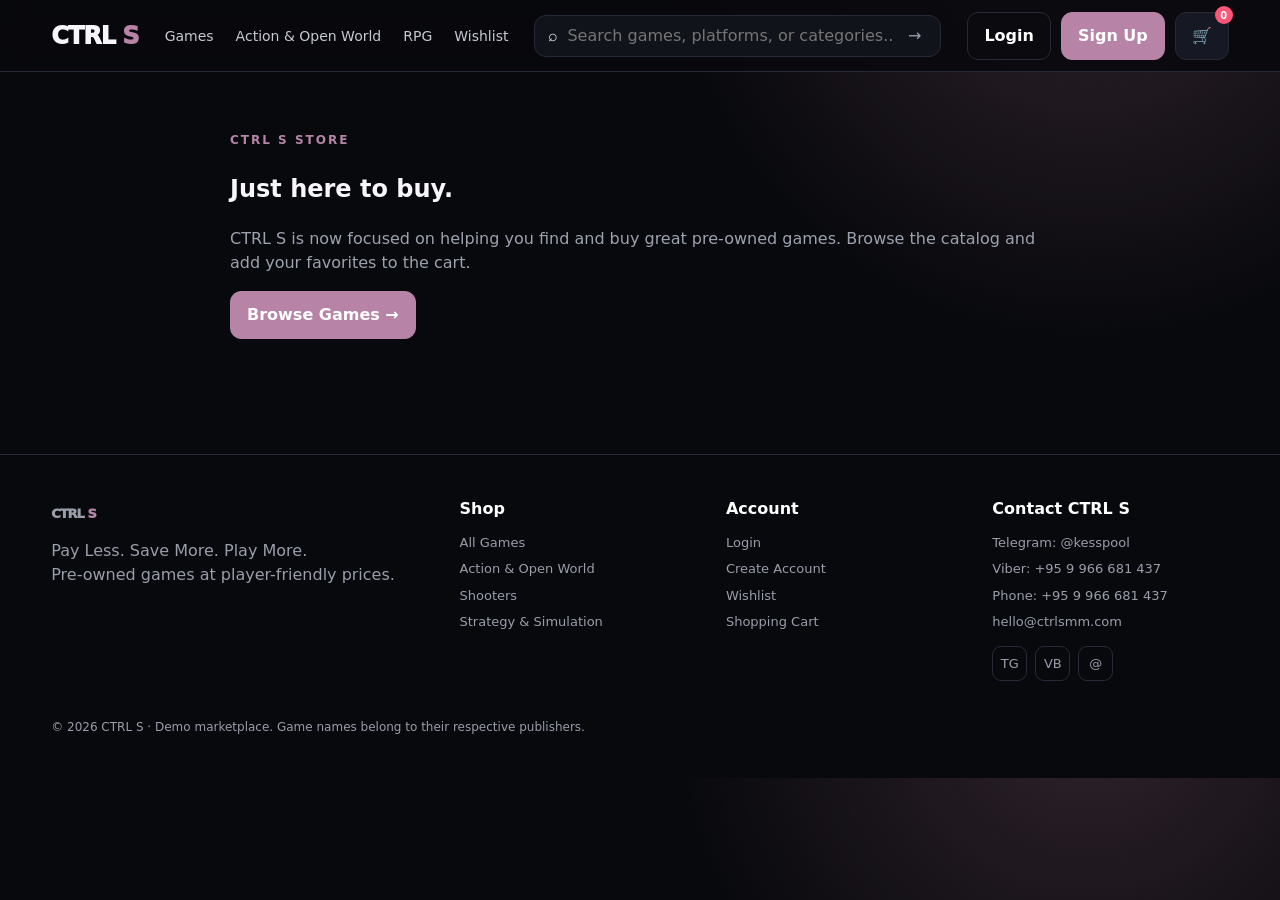
<file: sell.html>
<!doctype html>
<html lang="en">

<head>
    <meta charset="utf-8">
    <meta
        name="viewport"
        content="width=device-width, initial-scale=1"
    >

    <title>Shop · CTRL S</title>

    <link rel="stylesheet" href="style.css">
</head>

<body>

    <!-- ==================== HEADER ==================== -->
    <header class="topbar">
        <div class="container nav">

            <a class="logo" href="index.html">
                CTRL <span>S</span>
            </a>

            <button class="mobile-toggle">☰</button>

            <nav class="navlinks" id="navlinks">

                <a href="marketplace.html">
                    Games
                </a>

                <a href="marketplace.html?category=Action%20%26%20Open%20World">
                    Action & Open World
                </a>

                <a href="marketplace.html?category=Role-Playing%20Games%20%28RPGs%29">
                    RPG
                </a>

                <a href="profile.html">
                    Wishlist
                </a>

            </nav>


            <!-- Search -->
            <form
                class="search"
                action="marketplace.html"
            >

                <span>⌕</span>

                <input
                    name="q"
                    placeholder="Search games, platforms, or categories..."
                >

                <button>→</button>

            </form>


            <!-- Account Actions -->
            <div class="actions">

                <a
                    class="btn ghost"
                    href="login.html"
                >
                    Login
                </a>

                <a
                    class="btn primary"
                    href="signup.html"
                >
                    Sign Up
                </a>

                <a
                    class="btn cartbtn"
                    href="cart.html"
                >
                    🛒
                    <span class="badge cart-count">0</span>
                </a>

            </div>

        </div>
    </header>


    <!-- ==================== MAIN ==================== -->
    <main>

        <section class="container form-wrap">

            <span class="eyebrow">
                CTRL S Store
            </span>

            <h1>
                Just here to buy.
            </h1>

            <p class="muted">
                CTRL S is now focused on helping you find and buy
                great pre-owned games. Browse the catalog and add
                your favorites to the cart.
            </p>

            <a
                class="btn primary"
                href="marketplace.html"
            >
                Browse Games →
            </a>

        </section>

    </main>


    <!-- ==================== TOAST ==================== -->
    <div
        id="toast"
        class="toast"
    ></div>


    <!-- ==================== FOOTER ==================== -->
    <footer class="footer">

        <div class="container footer-grid">

            <!-- Brand -->
            <div>

                <a
                    class="logo"
                    href="index.html"
                >
                    CTRL <span>S</span>
                </a>

                <p>
                    Pay Less. Save More. Play More.<br>
                    Pre-owned games at player-friendly prices.
                </p>

            </div>


            <!-- Shop -->
            <div>

                <h4>Shop</h4>

                <a href="marketplace.html">
                    All Games
                </a>

                <a href="marketplace.html?category=Action%20%26%20Open%20World">
                    Action & Open World
                </a>

                <a href="marketplace.html?category=Shooters">
                    Shooters
                </a>

                <a href="marketplace.html?category=Platformers%2C%20Strategy%2C%20%26%20Simulation">
                    Strategy & Simulation
                </a>

            </div>


            <!-- Account -->
            <div>

                <h4>Account</h4>

                <a href="login.html">
                    Login
                </a>

                <a href="signup.html">
                    Create Account
                </a>

                <a href="profile.html">
                    Wishlist
                </a>

                <a href="cart.html">
                    Shopping Cart
                </a>

            </div>


            <!-- Contact -->
            <div>

                <h4>Contact CTRL S</h4>

                <a
                    href="https://t.me/kesspool"
                    target="_blank"
                >
                    Telegram: @kesspool
                </a>

                <a href="viber://chat?number=%2B959966681437">
                    Viber: +95 9 966 681 437
                </a>

                <a href="tel:+959966681437">
                    Phone: +95 9 966 681 437
                </a>

                <a href="mailto:hello@ctrlsmm.com">
                    hello@ctrlsmm.com
                </a>


                <div class="socials">

                    <a href="https://t.me/kesspool">
                        TG
                    </a>

                    <a href="viber://chat?number=%2B959966681437">
                        VB
                    </a>

                    <a href="mailto:hello@ctrlsmm.com">
                        @
                    </a>

                </div>

            </div>

        </div>


        <!-- Copyright -->
        <div
            class="container"
            style="margin-top:30px;font-size:12px"
        >
            © 2026 CTRL S · Demo marketplace.
            Game names belong to their respective publishers.
        </div>

    </footer>


    <!-- ==================== JAVASCRIPT ==================== -->
    <script src="products.js"></script>
<script src="main.js"></script>
</body>

</html>
</file>
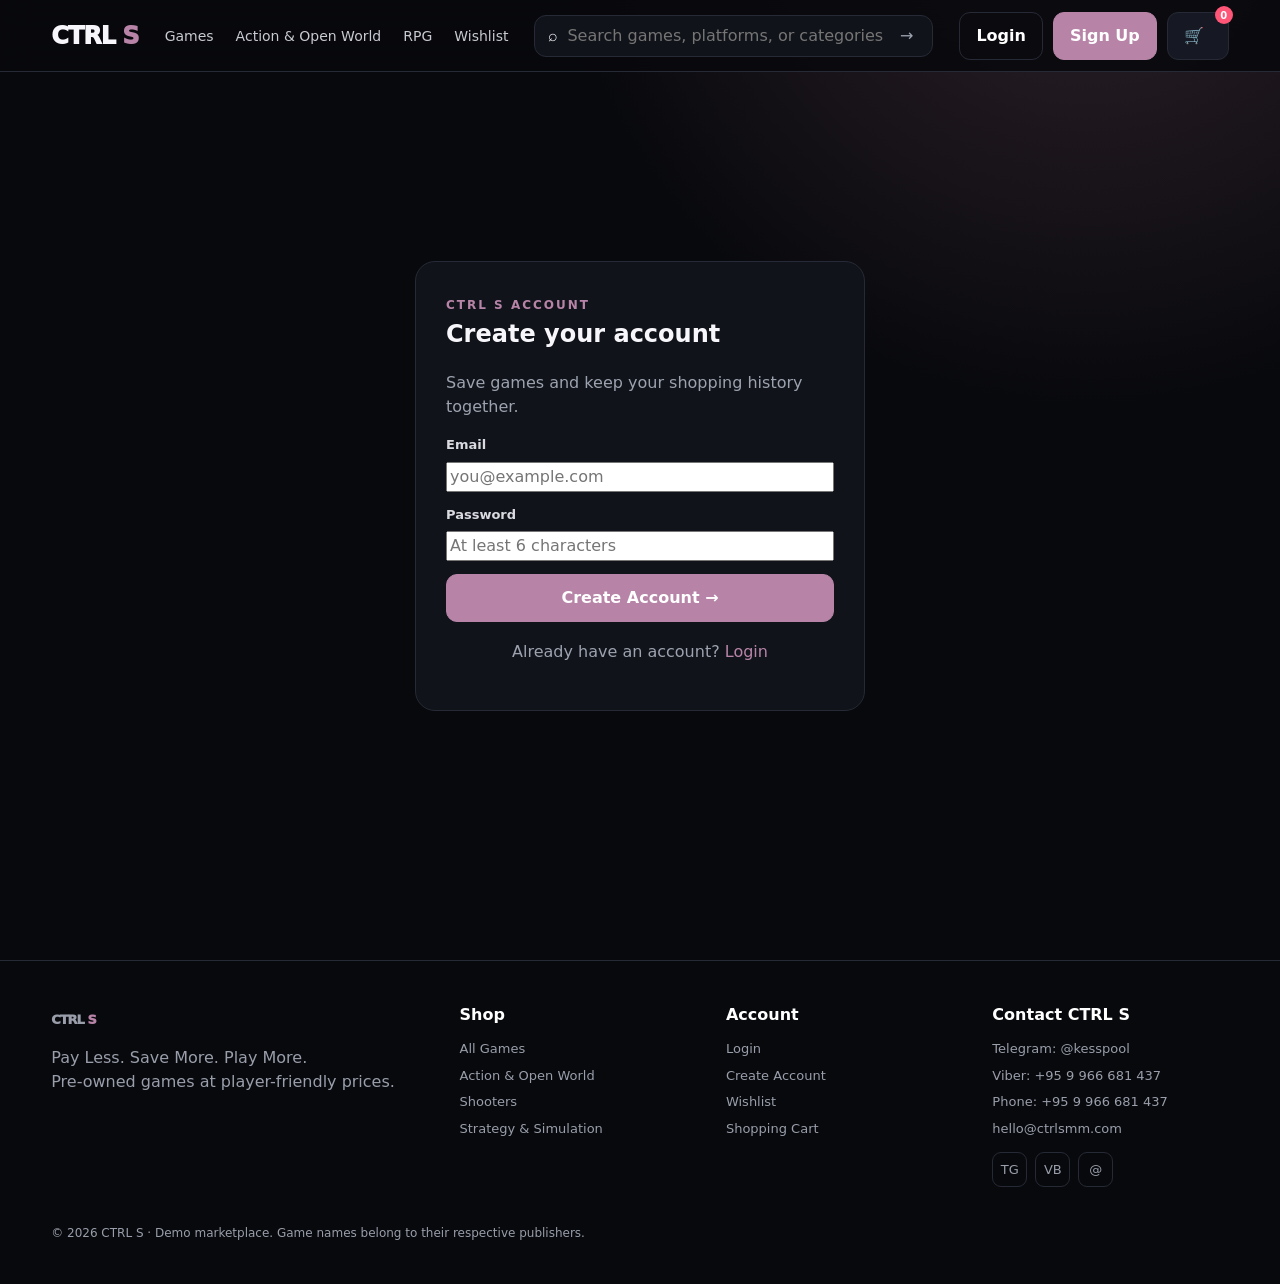
<file: signup.html>
<!doctype html>
<html lang="en">
<head>
  <meta charset="utf-8">
  <meta name="viewport" content="width=device-width,initial-scale=1">
  <title>Sign Up · CTRL S</title>
  <link rel="stylesheet" href="style.css">
</head>

<body>

  <header class="topbar">
    <div class="container nav">
      <a class="logo" href="index.html">CTRL <span>S</span></a>

      <button class="mobile-toggle">☰</button>

      <nav class="navlinks" id="navlinks">
        <a href="marketplace.html">Games</a>
        <a href="marketplace.html?category=Action%20%26%20Open%20World">Action & Open World</a>
        <a href="marketplace.html?category=Role-Playing%20Games%20%28RPGs%29">RPG</a>
        <a href="profile.html">Wishlist</a>
      </nav>

      <form class="search" action="marketplace.html">
        <span>⌕</span>
        <input name="q" placeholder="Search games, platforms, or categories...">
        <button>→</button>
      </form>

      <div class="actions">
        <a class="btn ghost" href="login.html">Login</a>
        <a class="btn primary" href="signup.html">Sign Up</a>
        <a class="btn cartbtn" href="cart.html">
          🛒<span class="badge cart-count">0</span>
        </a>
      </div>
    </div>
  </header>

  <main>
    <section class="auth">
      <div class="auth-box">
        <span class="eyebrow">CTRL S account</span>

        <h1>Create your account</h1>

        <p class="muted">
          Save games and keep your shopping history together.
        </p>

        <form id="authForm">
          <div class="field">
            <label>Email</label>
            <input
              id="email"
              type="email"
              required
              placeholder="you@example.com"
            >
          </div>

          <div class="field">
            <label>Password</label>
            <input
              id="password"
              type="password"
              minlength="6"
              required
              placeholder="At least 6 characters"
            >
          </div>

          <button class="btn primary" type="submit">
            Create Account →
          </button>
        </form>

        <p class="muted" style="text-align:center;margin-top:18px">
          Already have an account?
          <a href="login.html" style="color:var(--accent)">
            Login
          </a>
        </p>
      </div>
    </section>
  </main>

  <div id="toast" class="toast"></div>

  <footer class="footer">
    <div class="container footer-grid">

      <div>
        <a class="logo" href="index.html">
          CTRL <span>S</span>
        </a>

        <p>
          Pay Less. Save More. Play More.<br>
          Pre-owned games at player-friendly prices.
        </p>
      </div>

      <div>
        <h4>Shop</h4>
        <a href="marketplace.html">All Games</a>
        <a href="marketplace.html?category=Action%20%26%20Open%20World">
          Action & Open World
        </a>
        <a href="marketplace.html?category=Shooters">
          Shooters
        </a>
        <a href="marketplace.html?category=Platformers%2C%20Strategy%2C%20%26%20Simulation">
          Strategy & Simulation
        </a>
      </div>

      <div>
        <h4>Account</h4>
        <a href="login.html">Login</a>
        <a href="signup.html">Create Account</a>
        <a href="profile.html">Wishlist</a>
        <a href="cart.html">Shopping Cart</a>
      </div>

      <div>
        <h4>Contact CTRL S</h4>

        <a href="https://t.me/kesspool" target="_blank">
          Telegram: @kesspool
        </a>

        <a href="viber://chat?number=%2B959966681437">
          Viber: +95 9 966 681 437
        </a>

        <a href="tel:+959966681437">
          Phone: +95 9 966 681 437
        </a>

        <a href="mailto:hello@ctrlsmm.com">
          hello@ctrlsmm.com
        </a>

        <div class="socials">
          <a href="https://t.me/kesspool">TG</a>
          <a href="viber://chat?number=%2B959966681437">VB</a>
          <a href="mailto:hello@ctrlsmm.com">@</a>
        </div>
      </div>

    </div>

    </div>

    <div class="container" style="margin-top:30px;font-size:12px">
      © 2026 CTRL S · Demo marketplace. Game names belong to their respective publishers.
    </div>
  </footer>

  <script src="products.js"></script>
<script src="main.js"></script>

</body>
</html>
</file>
<file: style.css>
:root{
 --bg:#08090d;--panel:#11131a;--panel2:#171923;--text:#f7f7fb;--muted:#9ca3af;
 --line:#262a36;--accent:#B784A7;--accent2:#B784A7;--danger:#ff5577;--max:1200px;
}

*{box-sizing:border-box}
html{scroll-behavior:smooth}

body{
 margin:0;
 background:radial-gradient(circle at 85% -10%,#30232B 0,transparent 30%),var(--bg);
 color:var(--text);
 font-family:Inter,system-ui,-apple-system,Segoe UI,sans-serif;
 line-height:1.5
}

a{color:inherit;text-decoration:none}
button,input,select,textarea{font:inherit}
button{cursor:pointer;border:0}

.container{width:min(var(--max),92%);margin:auto}

.topbar{
 height:72px;
 border-bottom:1px solid var(--line);
 background:rgba(8,9,13,.88);
 backdrop-filter:blur(18px);
 position:sticky;
 top:0;
 z-index:50
}

.nav{
 height:72px;
 display:flex;
 align-items:center;
 gap:26px
}

.logo{
 font-weight:950;
 letter-spacing:-1px;
 font-size:24px
}

.logo span{color:var(--accent)}

.navlinks{
 display:flex;
 gap:22px;
 color:#c8cad2;
 font-size:14px
}

.navlinks a:hover{color:var(--accent)}

.search{
 display:flex;
 align-items:center;
 background:#11131a;
 border:1px solid var(--line);
 border-radius:12px;
 padding:0 13px;
 height:42px;
 flex:1;
 max-width:430px;
 margin-left:auto
}

.search input{
 background:transparent;
 border:0;
 outline:0;
 color:#fff;
 width:100%;
 padding:0 9px
}

.search button{
 background:none;
 color:var(--muted)
}

.actions{
 display:flex;
 align-items:center;
 gap:10px
}

.btn{
 display:inline-flex;
 align-items:center;
 justify-content:center;
 gap:8px;
 border-radius:11px;
 padding:11px 16px;
 font-weight:800;
 transition:.2s;
 border:1px solid var(--line);
 background:#161923;
 color:#fff
}

.btn:hover{
 transform:translateY(-2px);
 border-color:#4a4f5e
}

.btn.primary{
 background:var(--accent);
 color:#fff;
 border-color:var(--accent)
}

.btn.primary:hover{
 background:#A96F91
}

.btn.ghost{background:transparent}

.cartbtn{position:relative}

.badge{
 position:absolute;
 right:-5px;
 top:-7px;
 background:var(--danger);
 color:#fff;
 border-radius:99px;
 font-size:10px;
 min-width:18px;
 height:18px;
 display:grid;
 place-items:center
}

.mobile-toggle{
 display:none;
 background:none;
 color:#fff;
 font-size:24px
}


/* =========================
   HERO
========================= */

.hero{padding:74px 0 55px}

.hero-grid{
 display:grid;
 grid-template-columns:1.05fr .95fr;
 gap:42px;
 align-items:center
}

.eyebrow{
 color:var(--accent);
 font-weight:900;
 text-transform:uppercase;
 letter-spacing:2px;
 font-size:12px
}

.hero h1{
 font-size:clamp(48px,7vw,88px);
 line-height:.94;
 letter-spacing:-5px;
 margin:15px 0 22px;
 max-width:720px
}

.hero p{
 color:#b3b6c0;
 max-width:570px;
 font-size:17px
}

.hero-actions{
 display:flex;
 gap:12px;
 margin-top:28px
}

.hero-art{
 height:410px;
 border-radius:28px;
 overflow:hidden;
 position:relative;
 border:1px solid #303442;
 background:linear-gradient(135deg,#14191e,#523844 45%,#08090d);
 box-shadow:0 25px 80px rgba(183,132,167,.12)
}

.hero-art:before,
.hero-art:after{
 content:"";
 position:absolute;
 border-radius:50%;
 filter:blur(3px)
}

.hero-art:before{
 width:280px;
 height:280px;
 background:#B784A7;
 right:-40px;
 top:-40px;
 opacity:.7
}

.hero-art:after{
 width:230px;
 height:230px;
 background:#B57C9A;
 left:-70px;
 bottom:-80px;
 opacity:.55
}

.hero-copy{
 position:absolute;
 inset:0;
 display:flex;
 flex-direction:column;
 justify-content:end;
 padding:32px;
 z-index:1;
 background:linear-gradient(transparent 35%,rgba(0,0,0,.8))
}

.hero-copy strong{font-size:32px}
.hero-copy span{color:#d5d8df}


/* =========================
   SECTIONS
========================= */

.section{padding:42px 0}

.section-head{
 display:flex;
 justify-content:space-between;
 align-items:end;
 margin-bottom:20px
}

.section h2{
 font-size:28px;
 margin:0
}

.muted{color:var(--muted)}

.grid{
 display:grid;
 grid-template-columns:repeat(4,1fr);
 gap:18px
}


/* =========================
   PRODUCT CARDS
========================= */

.card{
 background:linear-gradient(180deg,#151720,#0f1117);
 border:1px solid var(--line);
 border-radius:17px;
 overflow:hidden;
 transition:.22s
}

.card:hover{
 transform:translateY(-5px);
 border-color:#414653
}

.cover{
 height:235px;
 position:relative;
 overflow:hidden;
 background:#222
}

.cover:before{
 content:"";
 position:absolute;
 width:170px;
 height:170px;
 border-radius:50%;
 background:rgba(255,255,255,.18);
 right:-55px;
 top:-50px;
 filter:blur(2px)
}

.cover:after{
 content:"";
 position:absolute;
 inset:0;
 background:linear-gradient(145deg,transparent 25%,rgba(0,0,0,.55))
}

.cover-title{
 position:absolute;
 left:17px;
 bottom:15px;
 z-index:2;
 font-weight:950;
 font-size:25px;
 line-height:1.02;
 max-width:85%;
 text-shadow:0 2px 12px #000
}

.cover-sub{
 position:absolute;
 left:18px;
 top:16px;
 z-index:2;
 background:rgba(0,0,0,.45);
 border:1px solid rgba(255,255,255,.15);
 padding:4px 8px;
 border-radius:7px;
 font-size:11px;
 font-weight:800
}

.card-body{padding:15px}

.meta{
 display:flex;
 justify-content:space-between;
 gap:8px;
 color:#9da2ad;
 font-size:12px
}

.price{
 font-size:20px;
 font-weight:950
}

.old{
 text-decoration:line-through;
 color:#737985;
 font-size:12px
}

.discount{
 color:var(--accent);
 font-weight:800;
 font-size:12px
}

.card-actions{
 display:flex;
 gap:8px;
 margin-top:12px
}

.card-actions .btn{
 flex:1;
 padding:9px;
 font-size:12px
}

.heart{
 width:40px!important;
 flex:0 0 40px!important
}


/* =========================
   CATEGORIES
========================= */

.categories{
 display:grid;
 grid-template-columns:repeat(4,1fr);
 gap:14px
}

.cat{
 padding:22px;
 border-radius:16px;
 border:1px solid var(--line);
 background:#101219
}

.cat b{
 display:block;
 margin-top:20px
}

.cat:hover{
 border-color:var(--accent)
}


/* =========================
   STEPS
========================= */

.steps{
 display:grid;
 grid-template-columns:repeat(3,1fr);
 gap:18px
}

.step{
 padding:25px;
 border:1px solid var(--line);
 border-radius:17px;
 background:#101219
}

.stepnum{
 width:36px;
 height:36px;
 border-radius:10px;
 display:grid;
 place-items:center;
 background:var(--accent);
 color:#fff;
 font-weight:950
}


/* =========================
   PROMO
========================= */

.promo{
 padding:35px;
 border:1px solid #55404A;
 border-radius:22px;
 background:linear-gradient(100deg,#33262D,#11131a 60%);
 display:flex;
 align-items:center;
 justify-content:space-between;
 gap:25px
}

.promo h2{
 font-size:34px;
 margin:0
}

.promo p{color:#aeb2bc}


/* =========================
   MARKETPLACE
========================= */

.page-head{padding:55px 0 28px}

.page-head h1{
 font-size:46px;
 letter-spacing:-2px;
 margin:0 0 8px
}

.filters{
 display:flex;
 gap:10px;
 flex-wrap:wrap;
 margin:15px 0 25px
}

.filters input,
.filters select,
.form input,
.form select,
.form textarea{
 background:#11131a;
 color:#fff;
 border:1px solid var(--line);
 border-radius:10px;
 padding:11px 12px;
 outline:none
}

.filters input{min-width:240px}
.filters select{min-width:145px}

.market-layout{
 display:grid;
 grid-template-columns:1fr;
 gap:20px
}


/* =========================
   PRODUCT DETAILS
========================= */

.product-layout{
 display:grid;
 grid-template-columns:.9fr 1.1fr;
 gap:35px;
 padding:55px 0
}

.product-visual{
 height:570px;
 border-radius:22px;
 position:relative;
 overflow:hidden;
 border:1px solid var(--line)
}

.product-info h1{
 font-size:52px;
 line-height:1;
 margin:10px 0 16px;
 letter-spacing:-2px
}

.product-info .bigprice{
 font-size:38px;
 font-weight:950;
 margin:20px 0
}

.detail-list{
 display:grid;
 grid-template-columns:repeat(2,1fr);
 gap:10px;
 margin:22px 0
}

.detail{
 padding:13px;
 background:#11131a;
 border:1px solid var(--line);
 border-radius:10px
}

.seller{
 padding:18px;
 border:1px solid var(--line);
 border-radius:14px;
 margin:20px 0
}

.qty{
 display:flex;
 align-items:center;
 gap:10px
}

.qty button{
 width:35px;
 height:35px;
 border-radius:8px;
 background:#20232d;
 color:#fff
}


/* =========================
   FORMS
========================= */

.form-wrap{
 max-width:820px;
 padding:55px 0
}

.form-grid{
 display:grid;
 grid-template-columns:1fr 1fr;
 gap:16px
}

.field{
 display:flex;
 flex-direction:column;
 gap:7px
}

.field.full{grid-column:1/-1}

.field label{
 font-size:13px;
 font-weight:800;
 color:#d9dbe1
}

.form textarea{
 min-height:140px;
 resize:vertical
}

.error{
 color:#ff7995;
 font-size:12px;
 display:none
}

.drop{
 padding:30px;
 border:1px dashed #4b5060;
 border-radius:14px;
 text-align:center;
 color:#9da2ad
}


/* =========================
   CART
========================= */

.cart-layout{
 display:grid;
 grid-template-columns:1.4fr .6fr;
 gap:20px;
 padding:45px 0
}

.cart-item{
 display:grid;
 grid-template-columns:100px 1fr auto;
 gap:15px;
 padding:15px;
 border:1px solid var(--line);
 border-radius:15px;
 background:#11131a;
 margin-bottom:12px
}

.mini-cover{
 height:90px;
 border-radius:10px
}

.summary{
 padding:22px;
 border:1px solid var(--line);
 border-radius:15px;
 background:#11131a;
 height:max-content;
 position:sticky;
 top:95px
}

.summary-row{
 display:flex;
 justify-content:space-between;
 margin:12px 0;
 color:#b4b8c2
}

.summary-total{
 font-size:22px;
 font-weight:950;
 color:#fff;
 border-top:1px solid var(--line);
 padding-top:15px
}


/* =========================
   AUTH
========================= */

.auth{
 min-height:calc(100vh - 72px);
 display:grid;
 place-items:center;
 padding:50px 0
}

.auth-box{
 width:min(450px,92%);
 padding:30px;
 background:#11131a;
 border:1px solid var(--line);
 border-radius:20px
}

.auth-box h1{margin-top:0}

.auth-box .field{margin:13px 0}

.auth-box .btn{width:100%}


/* =========================
   PROFILE
========================= */

.profile-grid{
 display:grid;
 grid-template-columns:260px 1fr;
 gap:20px;
 padding:45px 0
}

.side{
 padding:15px;
 border:1px solid var(--line);
 border-radius:15px;
 background:#11131a;
 height:max-content
}

.side a{
 display:block;
 padding:12px;
 border-radius:9px;
 color:#b8bcc6
}

.side a:hover,
.side a.active{
 background:#20232d;
 color:#fff
}

.panel{
 padding:22px;
 border:1px solid var(--line);
 border-radius:15px;
 background:#11131a;
 margin-bottom:15px
}

.stats{
 display:grid;
 grid-template-columns:repeat(3,1fr);
 gap:12px
}

.stat{
 padding:18px;
 background:#171a23;
 border-radius:12px
}

.stat b{font-size:25px}


/* =========================
   FOOTER
========================= */

.footer{
 margin-top:60px;
 border-top:1px solid var(--line);
 padding:42px 0;
 color:#999eaa
}

.footer-grid{
 display:grid;
 grid-template-columns:1.6fr 1fr 1fr 1fr;
 gap:30px
}

.footer h4{
 color:#fff;
 margin:0 0 12px
}

.footer a{
 display:block;
 margin:7px 0;
 font-size:13px
}

.socials{
 display:flex;
 gap:8px
}

.socials a{
 width:35px;
 height:35px;
 display:grid;
 place-items:center;
 border:1px solid var(--line);
 border-radius:9px
}


/* =========================
   TOAST / EMPTY
========================= */

.toast{
 position:fixed;
 right:22px;
 bottom:22px;
 background:#f7f7fb;
 color:#08090d;
 padding:13px 17px;
 border-radius:11px;
 font-weight:800;
 box-shadow:0 12px 40px #0008;
 transform:translateY(30px);
 opacity:0;
 pointer-events:none;
 transition:.25s;
 z-index:100
}

.toast.show{
 transform:translateY(0);
 opacity:1
}

.empty{
 text-align:center;
 padding:60px;
 border:1px dashed #3b3f4c;
 border-radius:16px;
 color:#9da2ad
}

.empty h2{color:#fff}


/* =========================
   GAME IMAGE PLACEHOLDERS
========================= */

.game-image-placeholder{
 height:235px;
 position:relative;
 overflow:hidden;
 border-radius:0;
 background:#222;
 display:flex;
 align-items:center;
 justify-content:center
}

.game-image-placeholder.large{
 height:570px;
 border-radius:22px;
 border:1px solid var(--line)
}

.game-image-placeholder:after{
 content:"";
 position:absolute;
 inset:0;
 background:linear-gradient(145deg,transparent 30%,rgba(0,0,0,.65))
}

.image-placeholder-inner{
 position:relative;
 z-index:2;
 text-align:center;
 border:1px dashed rgba(255,255,255,.4);
 padding:18px 25px;
 border-radius:13px;
 background:rgba(0,0,0,.2);
 backdrop-filter:blur(5px)
}

.image-placeholder-inner span{
 display:block;
 font-size:12px;
 font-weight:950;
 letter-spacing:2px;
 color:#fff
}

.image-placeholder-inner small{
 display:block;
 margin-top:7px;
 color:#ddd;
 font-size:13px
}

.image-placeholder-inner em{
 display:block;
 margin-top:4px;
 color:var(--accent);
 font-style:normal;
 font-size:11px
}


/* =========================
   CONTACT
========================= */

.contact-strip{
 border-top:1px solid var(--line);
 border-bottom:1px solid var(--line);
 background:#0e1016;
 padding:22px 0
}

.contact-items{
 display:flex;
 justify-content:center;
 gap:35px;
 flex-wrap:wrap
}

.contact-item{
 display:flex;
 align-items:center;
 gap:8px;
 color:#d6d9e0;
 font-size:13px
}

.contact-item b{color:var(--accent)}

.price-note{
 font-size:12px;
 color:#8f95a1;
 margin-top:6px
}


/* =========================
   RESPONSIVE
========================= */

@media(max-width:950px){

 .navlinks{display:none}

 .mobile-toggle{
  display:block
 }

 .nav{gap:12px}

 .search{
  max-width:none
 }

 .hero-grid,
 .product-layout,
 .cart-layout{
  grid-template-columns:1fr
 }

 .hero-art{height:330px}

 .grid{
  grid-template-columns:repeat(3,1fr)
 }

 .categories{
  grid-template-columns:repeat(2,1fr)
 }

 .profile-grid{
  grid-template-columns:1fr
 }

 .summary{
  position:static
 }
}

@media(max-width:680px){

 .nav{height:64px}
 .topbar{height:64px}

 .actions .btn:not(.cartbtn){
  display:none
 }

 .search{
  order:3;
  width:100%;
  max-width:none
 }

 .nav{
  flex-wrap:wrap;
  height:auto;
  padding:10px 0
 }

 .topbar{height:112px}

 .hero{
  padding-top:45px
 }

 .hero h1{
  font-size:52px;
  letter-spacing:-3px
 }

 .grid{
  grid-template-columns:repeat(2,1fr)
 }

 .cover{
  height:190px
 }

 .steps{
  grid-template-columns:1fr
 }

 .footer-grid{
  grid-template-columns:1fr 1fr
 }

 .form-grid{
  grid-template-columns:1fr
 }

 .field.full{
  grid-column:auto
 }

 .page-head h1{
  font-size:38px
 }

 .product-info h1{
  font-size:40px
 }

 .detail-list{
  grid-template-columns:1fr
 }

 .cart-item{
  grid-template-columns:70px 1fr
 }

 .cart-item .remove{
  grid-column:2
 }

 .promo{
  display:block
 }

 .categories{
  grid-template-columns:1fr 1fr
 }
}

@media(max-width:440px){

 .grid{
  grid-template-columns:1fr
 }

 .categories{
  grid-template-columns:1fr
 }

 .hero-actions{
  flex-direction:column
 }

 .footer-grid{
  grid-template-columns:1fr
 }

 .hero-art{
  height:280px
 }
}
</file>
